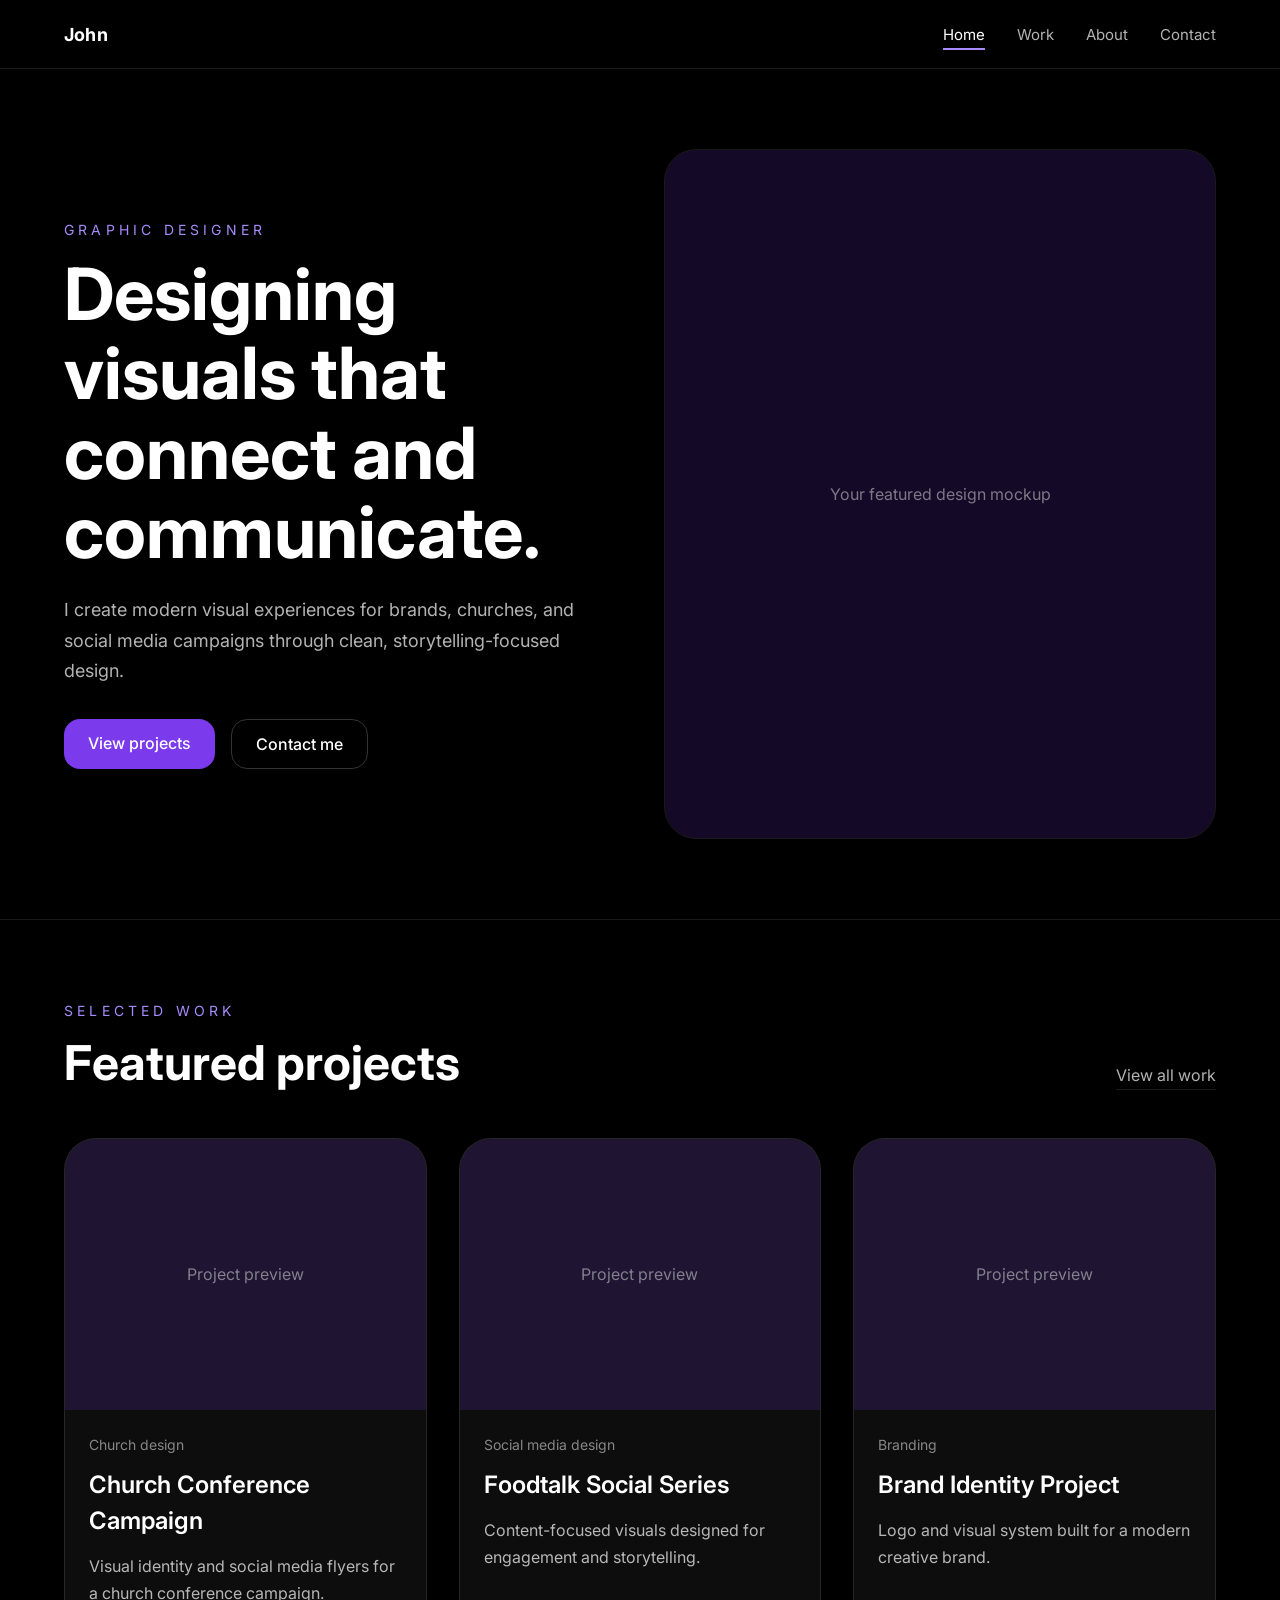
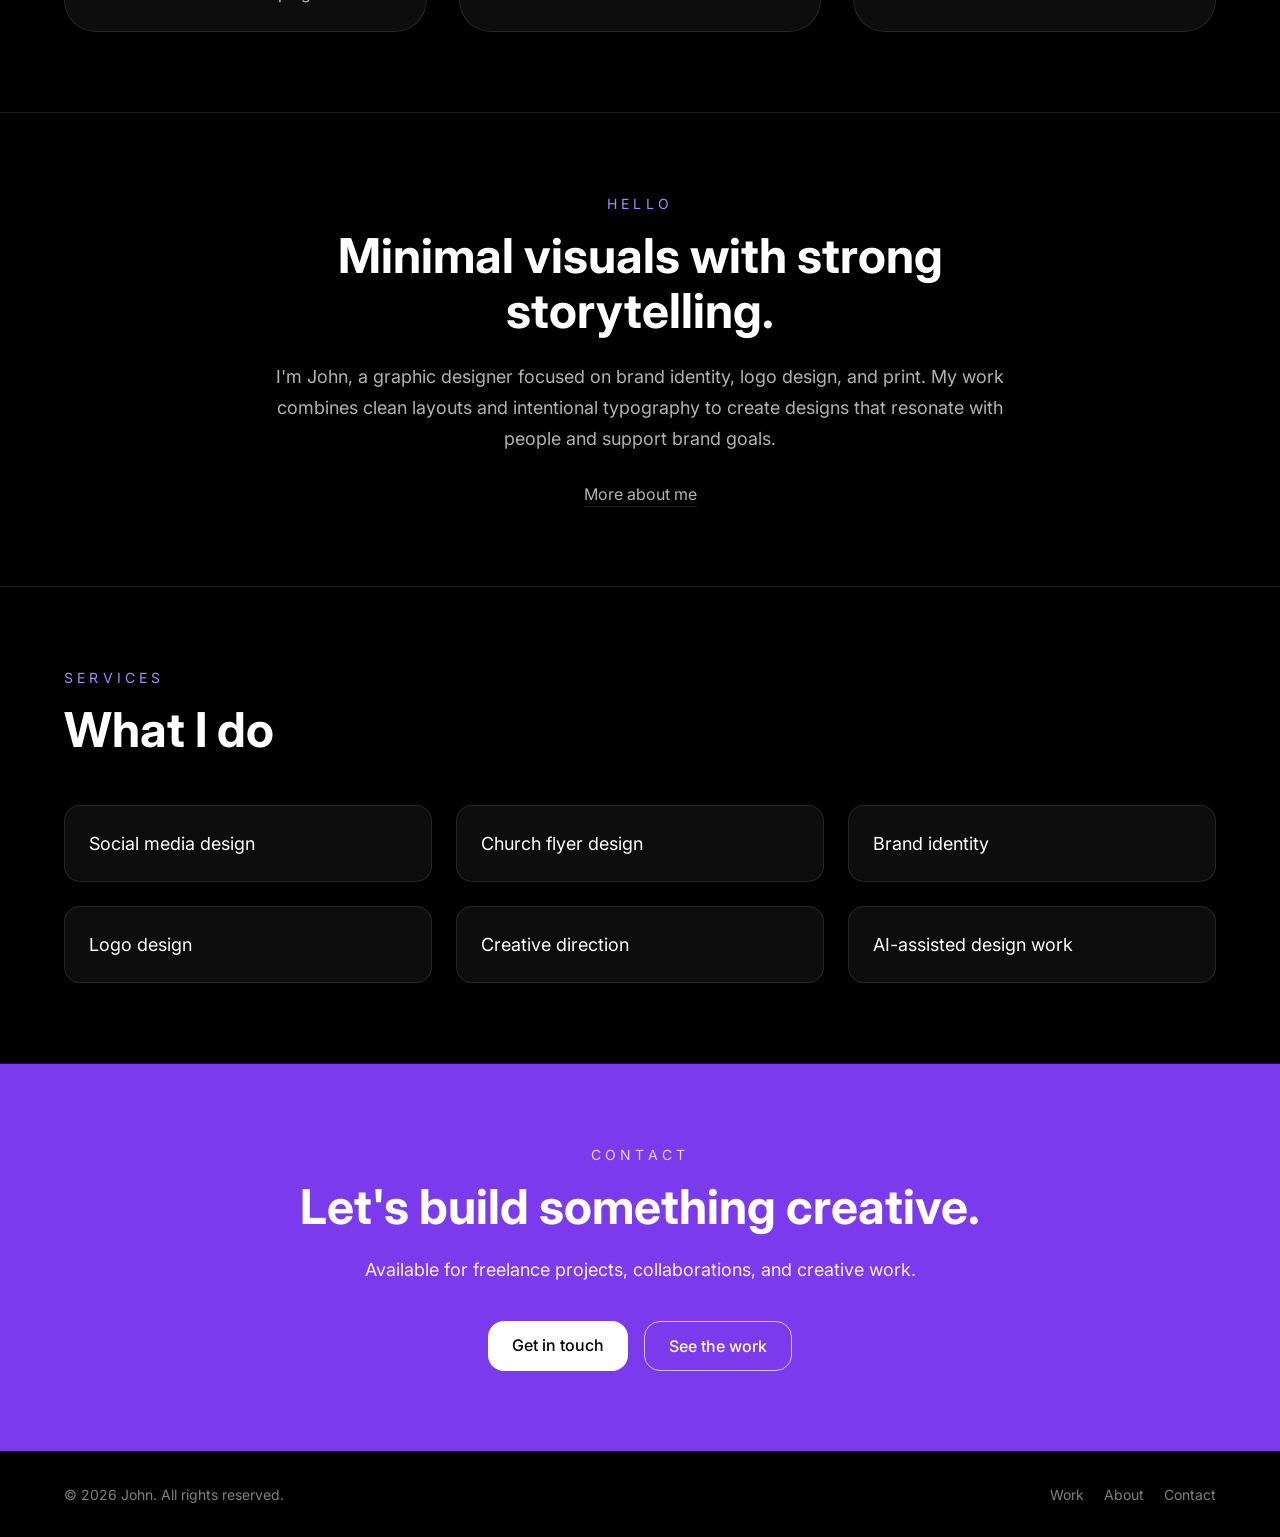
<file: index.html>
<!DOCTYPE html>
<html lang="en">
<head>
<meta charset="UTF-8">
<meta name="viewport" content="width=device-width, initial-scale=1.0">
<title>John — Graphic Designer</title>
<meta name="description" content="Graphic designer creating visuals for brands, churches, and social media campaigns.">
<link rel="preconnect" href="https://fonts.googleapis.com">
<link rel="preconnect" href="https://fonts.gstatic.com" crossorigin>
<link href="https://fonts.googleapis.com/css2?family=Inter:wght@400;500;600;700&display=swap" rel="stylesheet">
<link rel="stylesheet" href="style.css">
</head>
<body>
<header class="site-header">
  <nav class="nav">
    <!-- EDIT: your name or studio name -->
    <a href="index.html" class="brand">John</a>
    <ul class="nav-links" id="navLinks">
      <li><a href="index.html" aria-current="page">Home</a></li>
      <li><a href="work.html">Work</a></li>
      <li><a href="about.html">About</a></li>
      <li><a href="contact.html">Contact</a></li>
    </ul>
    <button class="nav-toggle" id="navToggle" aria-label="Toggle menu" aria-expanded="false"><span></span><span></span><span></span></button>
  </nav>
</header>
<main>

<!-- Hero -->
<section class="hero">
  <div class="inner hero-grid">
    <div>
      <p class="label">Graphic designer</p>
      <!-- EDIT: your headline -->
      <h1>Designing visuals that connect and communicate.</h1>
      <p class="lead">I create modern visual experiences for brands, churches, and social media campaigns through clean, storytelling-focused design.</p>
      <div class="btn-row" style="margin-top:32px;">
        <a href="work.html" class="btn btn--solid">View projects</a>
        <a href="contact.html" class="btn btn--line">Contact me</a>
      </div>
    </div>
    <div class="hero-media media">
      <!-- EDIT: replace with <img src="images/featured.jpg" alt="Featured design"> -->
      <div class="placeholder">Your featured design mockup</div>
    </div>
  </div>
</section>

<!-- Selected work -->
<section>
  <div class="inner">
    <div class="section-head">
      <div>
        <p class="label">Selected work</p>
        <h2>Featured projects</h2>
      </div>
      <a href="work.html" class="text-link">View all work</a>
    </div>
    <div class="grid-3">
      <!-- EDIT: project card — swap the placeholder for <img src="images/church-conference-campaign.jpg" alt="Church Conference Campaign"> -->
      <a class="project" href="case-study-church-conference-campaign.html" data-category="church">
        <div class="media"><div class="placeholder">Project preview</div></div>
        <div class="project-body">
          <p class="project-cat">Church design</p>
          <h3>Church Conference Campaign</h3>
          <p class="desc">Visual identity and social media flyers for a church conference campaign.</p>
        </div>
      </a>

      <!-- EDIT: project card — swap the placeholder for <img src="images/foodtalk-social-series.jpg" alt="Foodtalk Social Series"> -->
      <a class="project" href="case-study-foodtalk-social-series.html" data-category="social">
        <div class="media"><div class="placeholder">Project preview</div></div>
        <div class="project-body">
          <p class="project-cat">Social media design</p>
          <h3>Foodtalk Social Series</h3>
          <p class="desc">Content-focused visuals designed for engagement and storytelling.</p>
        </div>
      </a>

      <!-- EDIT: project card — swap the placeholder for <img src="images/brand-identity-project.jpg" alt="Brand Identity Project"> -->
      <a class="project" href="case-study-brand-identity-project.html" data-category="branding">
        <div class="media"><div class="placeholder">Project preview</div></div>
        <div class="project-body">
          <p class="project-cat">Branding</p>
          <h3>Brand Identity Project</h3>
          <p class="desc">Logo and visual system built for a modern creative brand.</p>
        </div>
      </a>
    </div>
  </div>
</section>

<!-- Short introduction -->
<section>
  <div class="inner--narrow center">
    <p class="label">Hello</p>
    <h2 style="margin-bottom:24px;">Minimal visuals with strong storytelling.</h2>
    <!-- EDIT: your short introduction -->
    <p class="lead" style="margin-bottom:28px;">I'm John, a graphic designer focused on brand identity, logo design, and print. My work combines clean layouts and intentional typography to create designs that resonate with people and support brand goals.</p>
    <a href="about.html" class="text-link">More about me</a>
  </div>
</section>

<!-- Services -->
<section>
  <div class="inner">
    <p class="label">Services</p>
    <h2 style="margin-bottom:48px;">What I do</h2>
    <div class="grid-services">
      <!-- EDIT: your services -->
      <div class="service">Social media design</div>
      <div class="service">Church flyer design</div>
      <div class="service">Brand identity</div>
      <div class="service">Logo design</div>
      <div class="service">Creative direction</div>
      <div class="service">AI-assisted design work</div>
    </div>
  </div>
</section>

<!-- Call to action -->
<section class="cta last">
  <div class="inner--narrow center">
    <p class="label">Contact</p>
    <h2>Let's build something creative.</h2>
    <p class="lead">Available for freelance projects, collaborations, and creative work.</p>
    <div class="btn-row">
      <a href="contact.html" class="btn btn--solid">Get in touch</a>
      <a href="work.html" class="btn btn--line">See the work</a>
    </div>
  </div>
</section>
</main>
<footer>
  <div class="footer-inner">
    <span>© 2026 John. All rights reserved.</span>
    <div class="footer-links">
      <a href="work.html">Work</a>
      <a href="about.html">About</a>
      <a href="contact.html">Contact</a>
    </div>
  </div>
</footer>
<script src="script.js"></script>
</body>
</html>
</file>
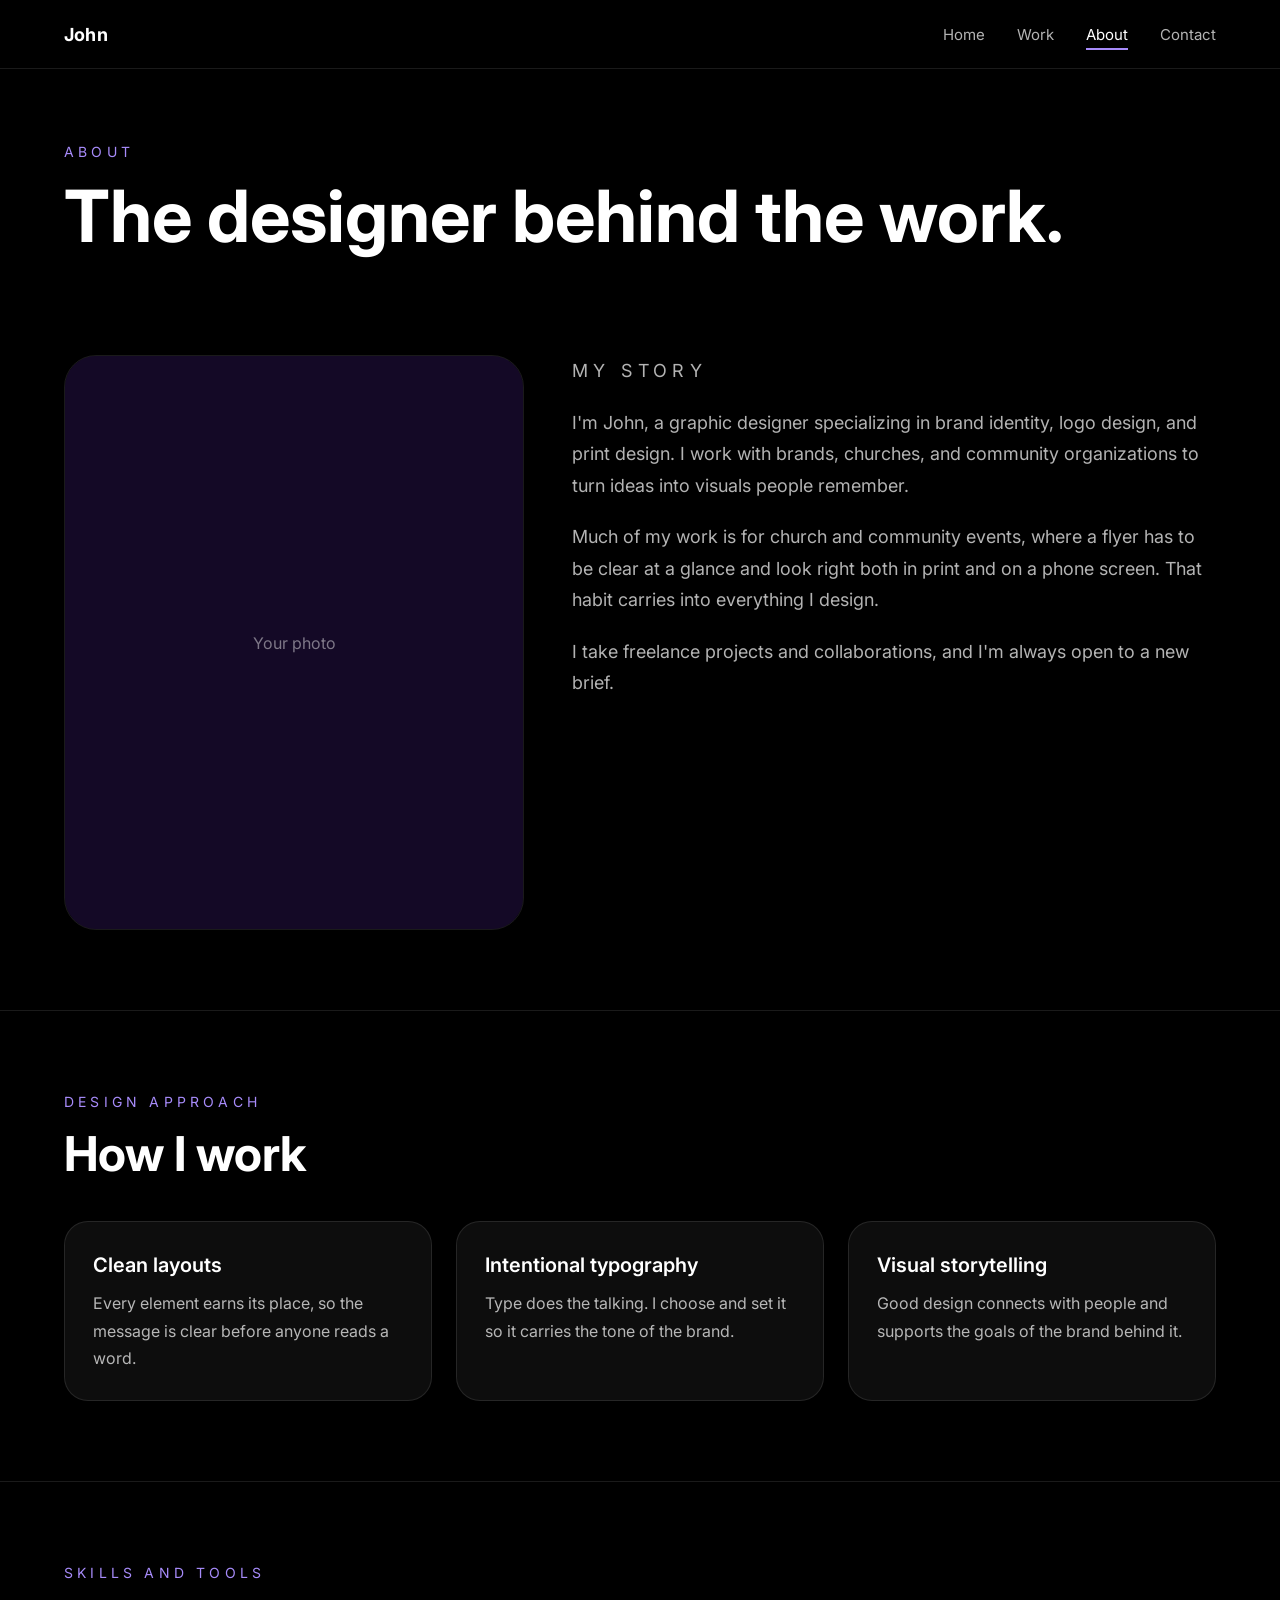
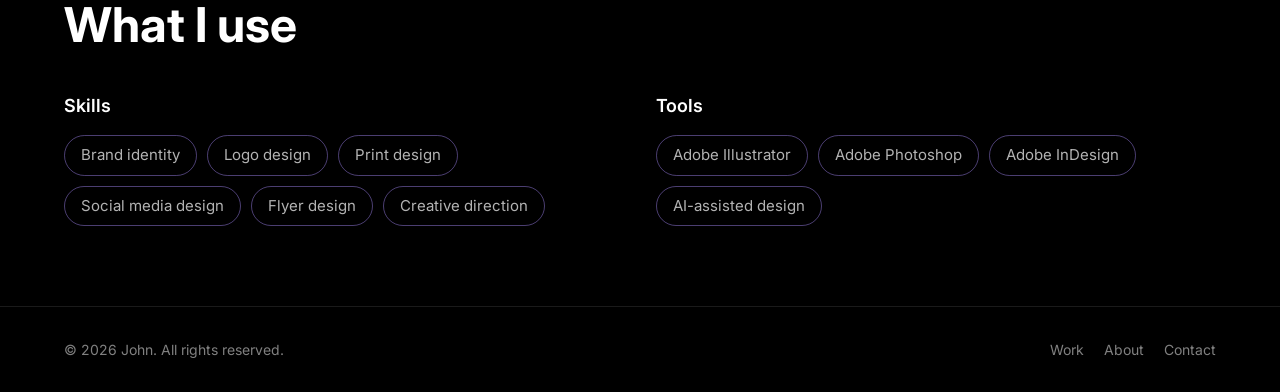
<file: about.html>
<!DOCTYPE html>
<html lang="en">
<head>
<meta charset="UTF-8">
<meta name="viewport" content="width=device-width, initial-scale=1.0">
<title>About — John</title>
<meta name="description" content="About John, a graphic designer focused on brand identity, logo design, and print.">
<link rel="preconnect" href="https://fonts.googleapis.com">
<link rel="preconnect" href="https://fonts.gstatic.com" crossorigin>
<link href="https://fonts.googleapis.com/css2?family=Inter:wght@400;500;600;700&display=swap" rel="stylesheet">
<link rel="stylesheet" href="style.css">
</head>
<body>
<header class="site-header">
  <nav class="nav">
    <!-- EDIT: your name or studio name -->
    <a href="index.html" class="brand">John</a>
    <ul class="nav-links" id="navLinks">
      <li><a href="index.html">Home</a></li>
      <li><a href="work.html">Work</a></li>
      <li><a href="about.html" aria-current="page">About</a></li>
      <li><a href="contact.html">Contact</a></li>
    </ul>
    <button class="nav-toggle" id="navToggle" aria-label="Toggle menu" aria-expanded="false"><span></span><span></span><span></span></button>
  </nav>
</header>
<main>

<section class="page-head" style="border-bottom:none;">
  <div class="inner">
    <p class="label">About</p>
    <h1>The designer behind the work.</h1>
  </div>
</section>

<!-- Your story -->
<section style="padding-top:24px;">
  <div class="inner about-grid">
    <div class="portrait media">
      <!-- EDIT: replace with <img src="images/john.jpg" alt="John"> -->
      <div class="placeholder">Your photo</div>
    </div>
    <div class="prose">
      <p class="label">My story</p>
      <!-- EDIT: tell your story in your own words -->
      <p>I'm John, a graphic designer specializing in brand identity, logo design, and print design. I work with brands, churches, and community organizations to turn ideas into visuals people remember.</p>
      <p>Much of my work is for church and community events, where a flyer has to be clear at a glance and look right both in print and on a phone screen. That habit carries into everything I design.</p>
      <p>I take freelance projects and collaborations, and I'm always open to a new brief.</p>
    </div>
  </div>
</section>

<!-- Design approach -->
<section>
  <div class="inner">
    <p class="label">Design approach</p>
    <h2 style="margin-bottom:40px;">How I work</h2>
    <div class="principles">
      <!-- EDIT: your principles -->
      <div class="principle"><h3>Clean layouts</h3><p>Every element earns its place, so the message is clear before anyone reads a word.</p></div>
      <div class="principle"><h3>Intentional typography</h3><p>Type does the talking. I choose and set it so it carries the tone of the brand.</p></div>
      <div class="principle"><h3>Visual storytelling</h3><p>Good design connects with people and supports the goals of the brand behind it.</p></div>
    </div>
  </div>
</section>

<!-- Skills and tools -->
<section class="last">
  <div class="inner">
    <p class="label">Skills and tools</p>
    <h2 style="margin-bottom:40px;">What I use</h2>
    <div class="skill-groups">
      <div>
        <h3>Skills</h3>
        <div class="tags">
          <!-- EDIT: your skills -->
          <span class="tag">Brand identity</span>
          <span class="tag">Logo design</span>
          <span class="tag">Print design</span>
          <span class="tag">Social media design</span>
          <span class="tag">Flyer design</span>
          <span class="tag">Creative direction</span>
        </div>
      </div>
      <div>
        <h3>Tools</h3>
        <div class="tags">
          <!-- EDIT: the tools you actually use -->
          <span class="tag">Adobe Illustrator</span>
          <span class="tag">Adobe Photoshop</span>
          <span class="tag">Adobe InDesign</span>
          <span class="tag">AI-assisted design</span>
        </div>
      </div>
    </div>
  </div>
</section>
</main>
<footer>
  <div class="footer-inner">
    <span>© 2026 John. All rights reserved.</span>
    <div class="footer-links">
      <a href="work.html">Work</a>
      <a href="about.html">About</a>
      <a href="contact.html">Contact</a>
    </div>
  </div>
</footer>
<script src="script.js"></script>
</body>
</html>
</file>
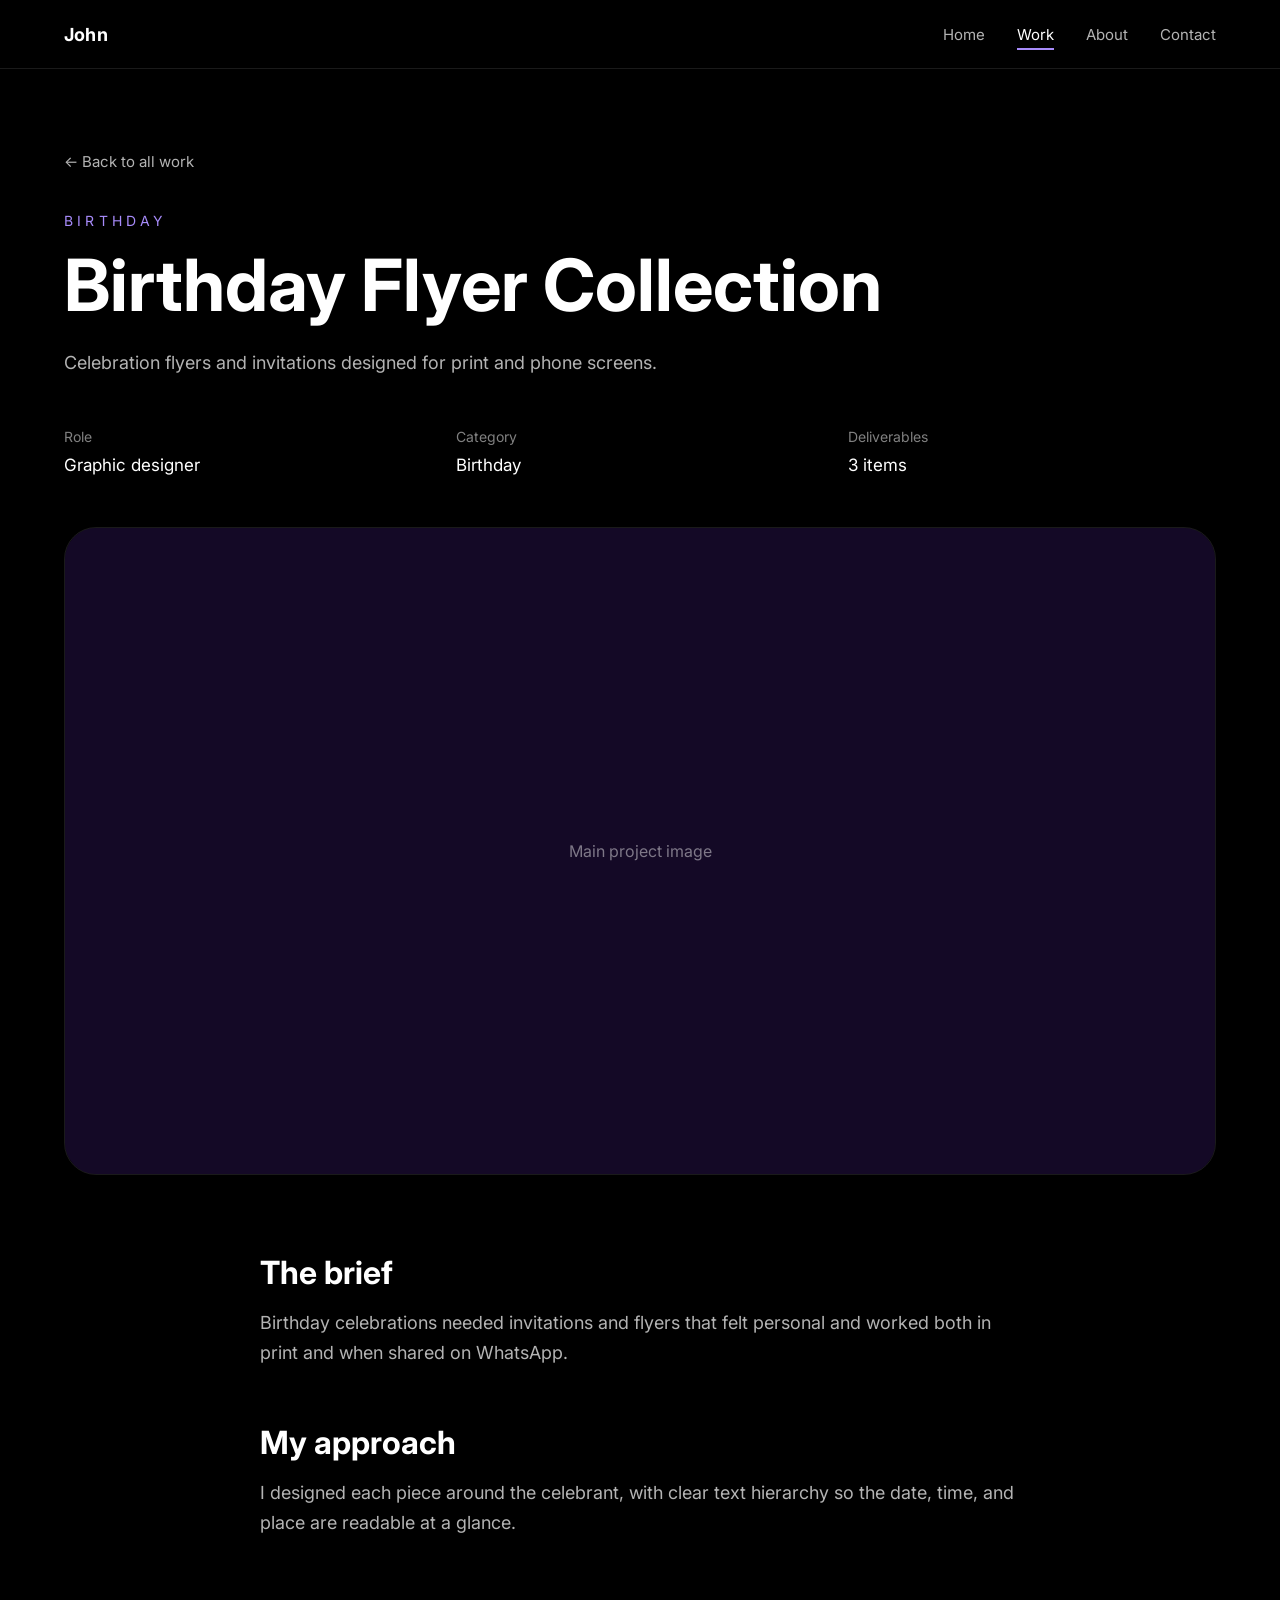
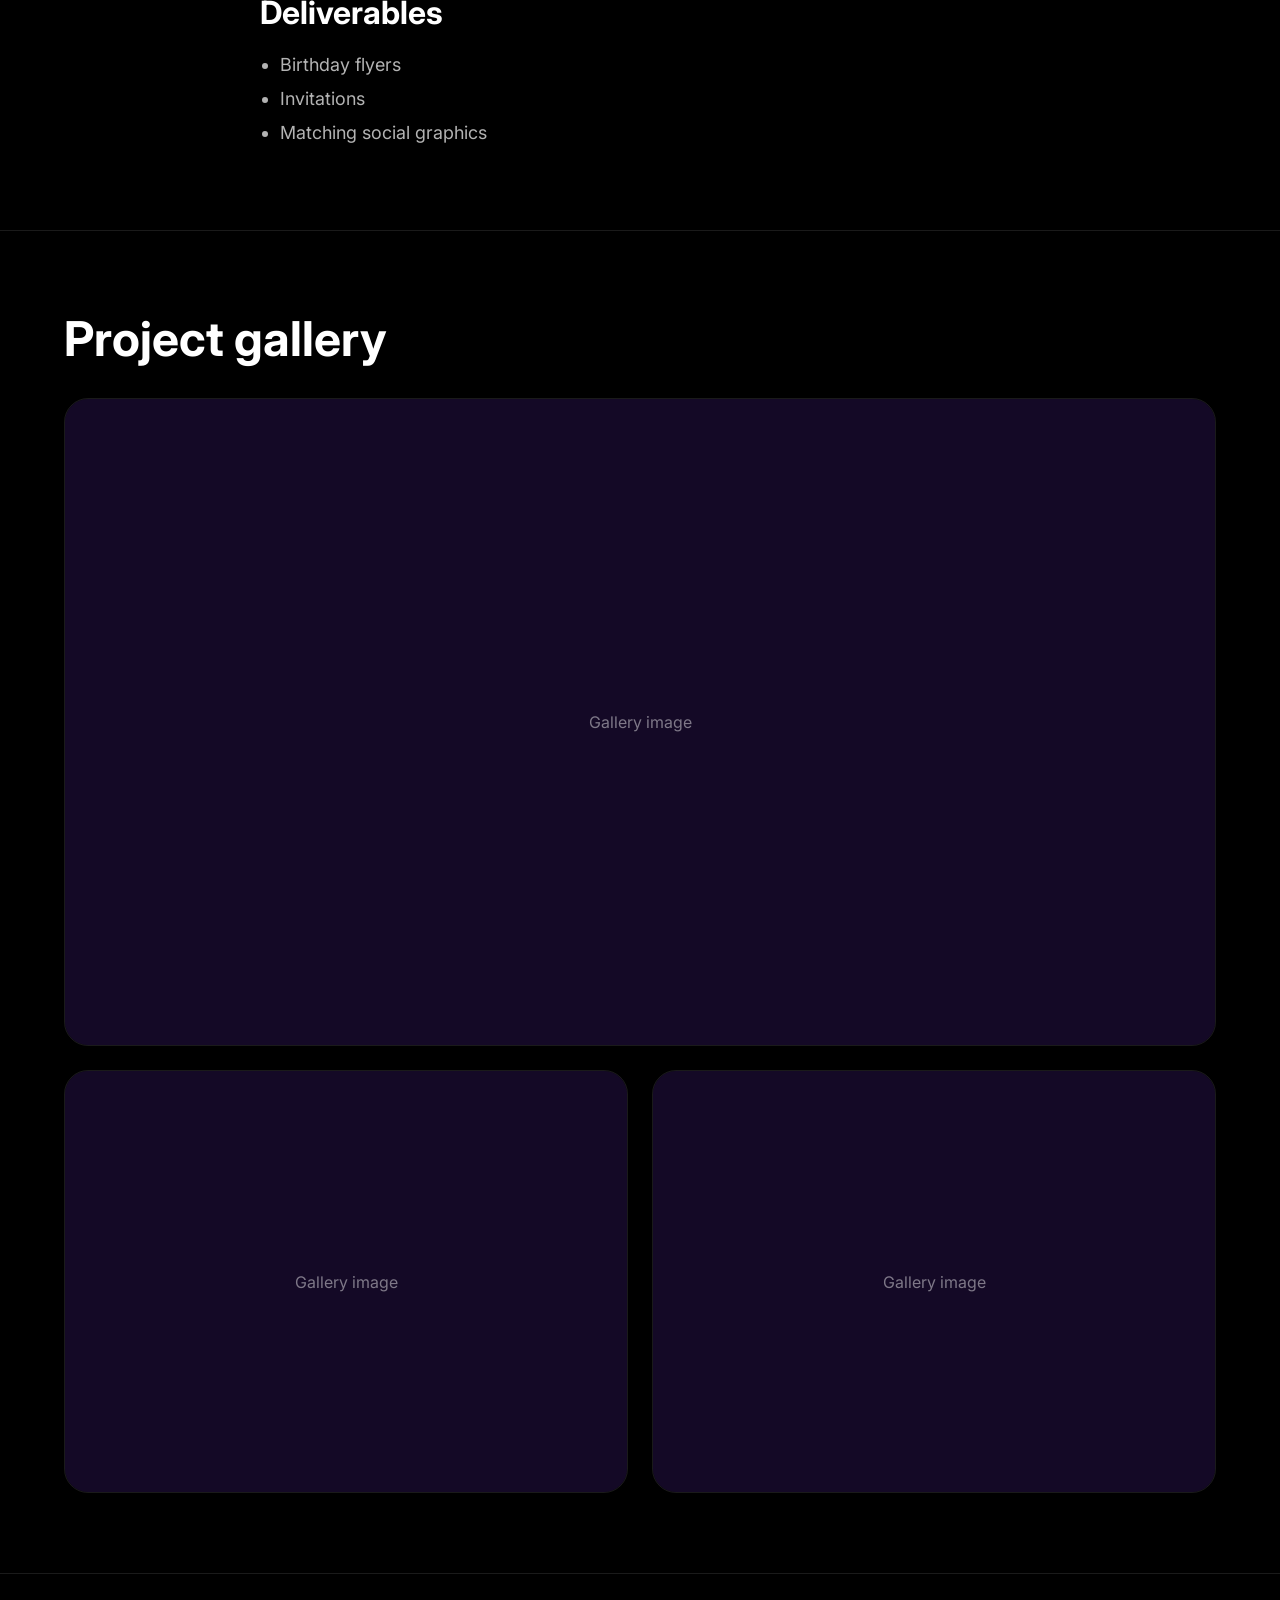
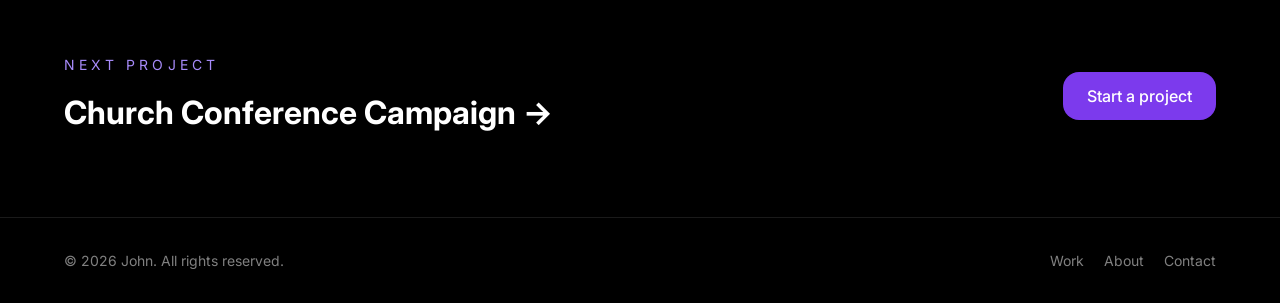
<file: case-study-birthday-flyer-collection.html>
<!DOCTYPE html>
<html lang="en">
<head>
<meta charset="UTF-8">
<meta name="viewport" content="width=device-width, initial-scale=1.0">
<title>Birthday Flyer Collection — John</title>
<meta name="description" content="Celebration flyers and invitations designed for print and phone screens.">
<link rel="preconnect" href="https://fonts.googleapis.com">
<link rel="preconnect" href="https://fonts.gstatic.com" crossorigin>
<link href="https://fonts.googleapis.com/css2?family=Inter:wght@400;500;600;700&display=swap" rel="stylesheet">
<link rel="stylesheet" href="style.css">
</head>
<body>
<header class="site-header">
  <nav class="nav">
    <!-- EDIT: your name or studio name -->
    <a href="index.html" class="brand">John</a>
    <ul class="nav-links" id="navLinks">
      <li><a href="index.html">Home</a></li>
      <li><a href="work.html" aria-current="page">Work</a></li>
      <li><a href="about.html">About</a></li>
      <li><a href="contact.html">Contact</a></li>
    </ul>
    <button class="nav-toggle" id="navToggle" aria-label="Toggle menu" aria-expanded="false"><span></span><span></span><span></span></button>
  </nav>
</header>
<main>

<section style="border-bottom:none;padding-bottom:0;">
  <div class="inner">
    <a href="work.html" class="back">&larr; Back to all work</a>
    <p class="label">Birthday</p>
    <h1>Birthday Flyer Collection</h1>
    <p class="lead" style="max-width:40rem;">Celebration flyers and invitations designed for print and phone screens.</p>

    <!-- EDIT: add details like Client or Year by copying a <div><dt>…</dt><dd>…</dd></div> block -->
    <dl class="meta">
      <div><dt>Role</dt><dd>Graphic designer</dd></div>
      <div><dt>Category</dt><dd>Birthday</dd></div>
      <div><dt>Deliverables</dt><dd>3 items</dd></div>
    </dl>

    <div class="cs-hero media">
      <!-- EDIT: replace with <img src="images/birthday-flyer-collection-main.jpg" alt="Birthday Flyer Collection"> -->
      <div class="placeholder">Main project image</div>
    </div>
  </div>
</section>

<section>
  <div class="inner--narrow cs-body">
    <!-- EDIT: rewrite these sections in your own words -->
    <div>
      <h2>The brief</h2>
      <p class="lead">Birthday celebrations needed invitations and flyers that felt personal and worked both in print and when shared on WhatsApp.</p>
    </div>
    <div>
      <h2>My approach</h2>
      <p class="lead">I designed each piece around the celebrant, with clear text hierarchy so the date, time, and place are readable at a glance.</p>
    </div>
    <div>
      <h2>Deliverables</h2>
      <ul><li>Birthday flyers</li><li>Invitations</li><li>Matching social graphics</li></ul>
    </div>
  </div>
</section>

<section>
  <div class="inner">
    <h2 style="margin-bottom:32px;">Project gallery</h2>
    <div class="gallery">
      <!-- EDIT: replace each placeholder with <img src="images/…" alt="…">; copy a block to add more -->
      <div class="media wide"><div class="placeholder">Gallery image</div></div>
      <div class="media"><div class="placeholder">Gallery image</div></div>
      <div class="media"><div class="placeholder">Gallery image</div></div>
    </div>
  </div>
</section>

<section class="last">
  <div class="inner next">
    <div>
      <p class="label">Next project</p>
      <a href="case-study-church-conference-campaign.html" class="next-title">Church Conference Campaign &rarr;</a>
    </div>
    <a href="contact.html" class="btn btn--solid">Start a project</a>
  </div>
</section>
</main>
<footer>
  <div class="footer-inner">
    <span>© 2026 John. All rights reserved.</span>
    <div class="footer-links">
      <a href="work.html">Work</a>
      <a href="about.html">About</a>
      <a href="contact.html">Contact</a>
    </div>
  </div>
</footer>
<script src="script.js"></script>
</body>
</html>
</file>
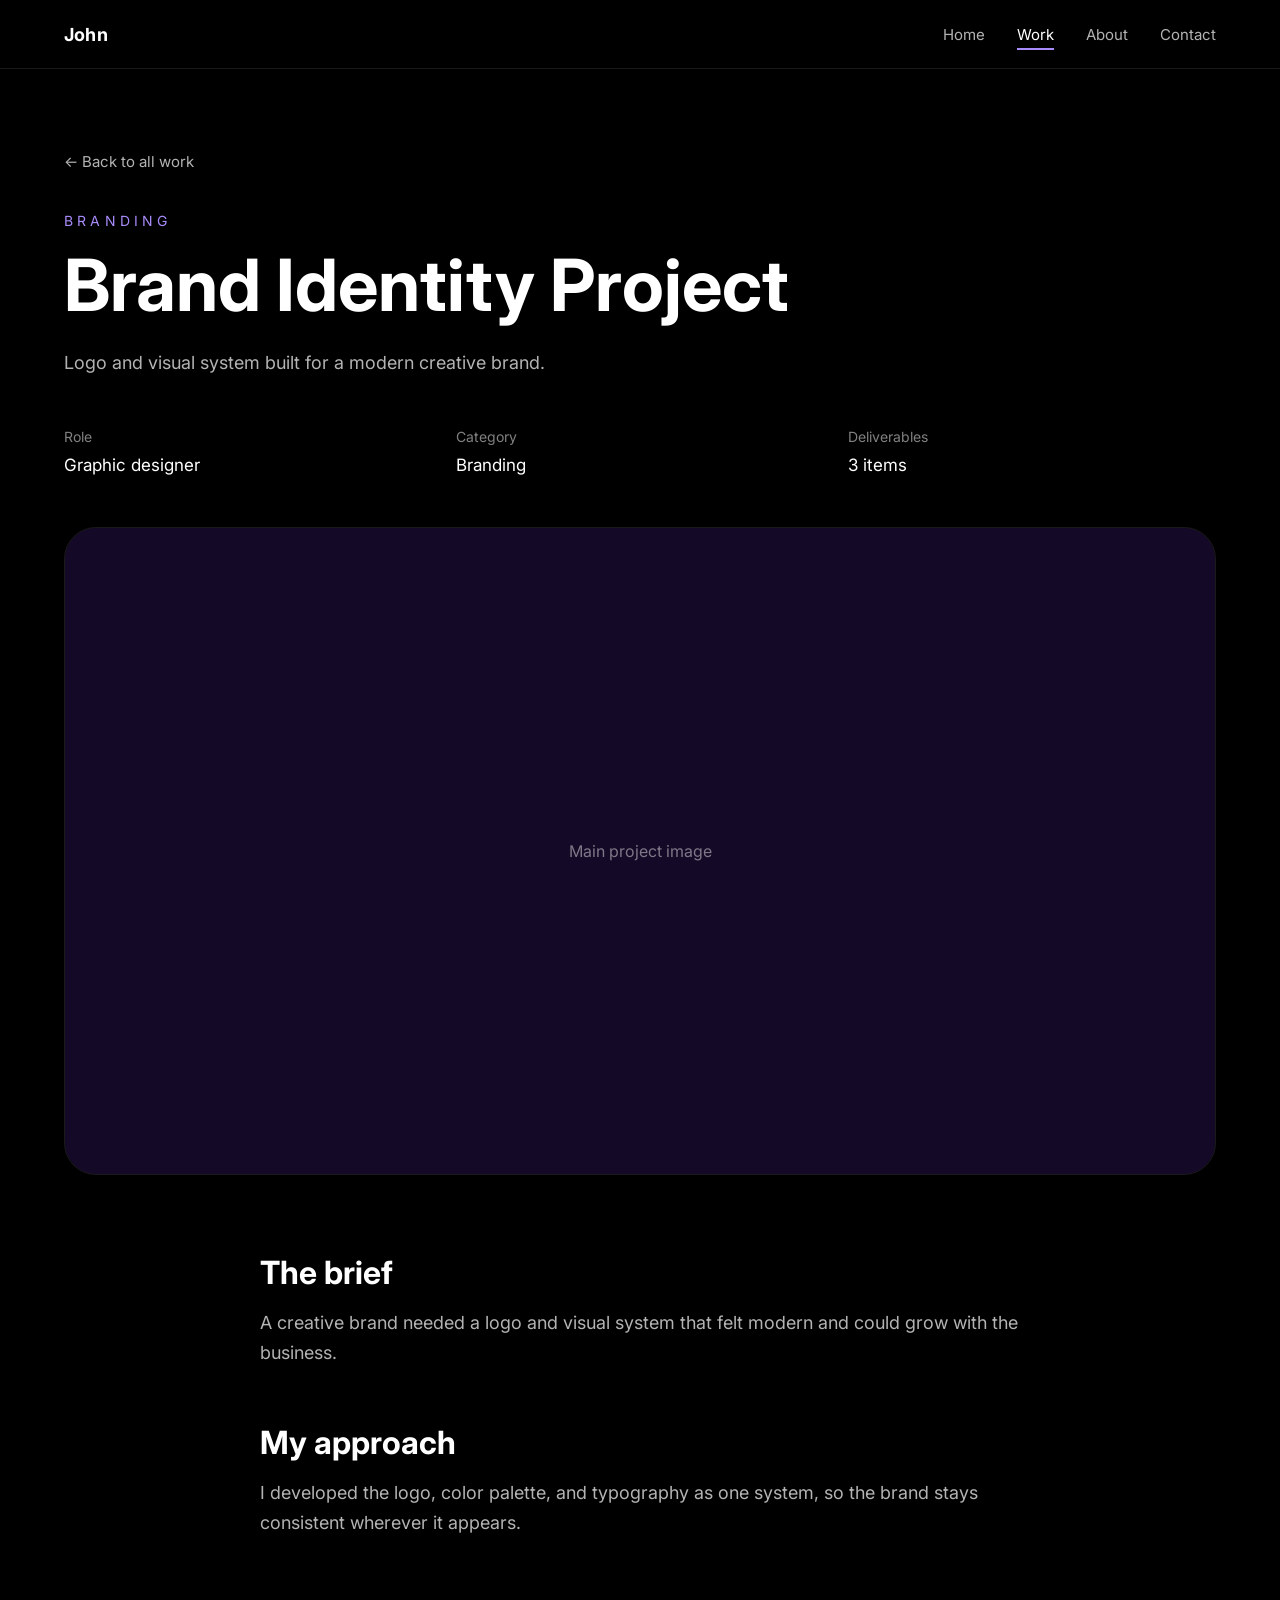
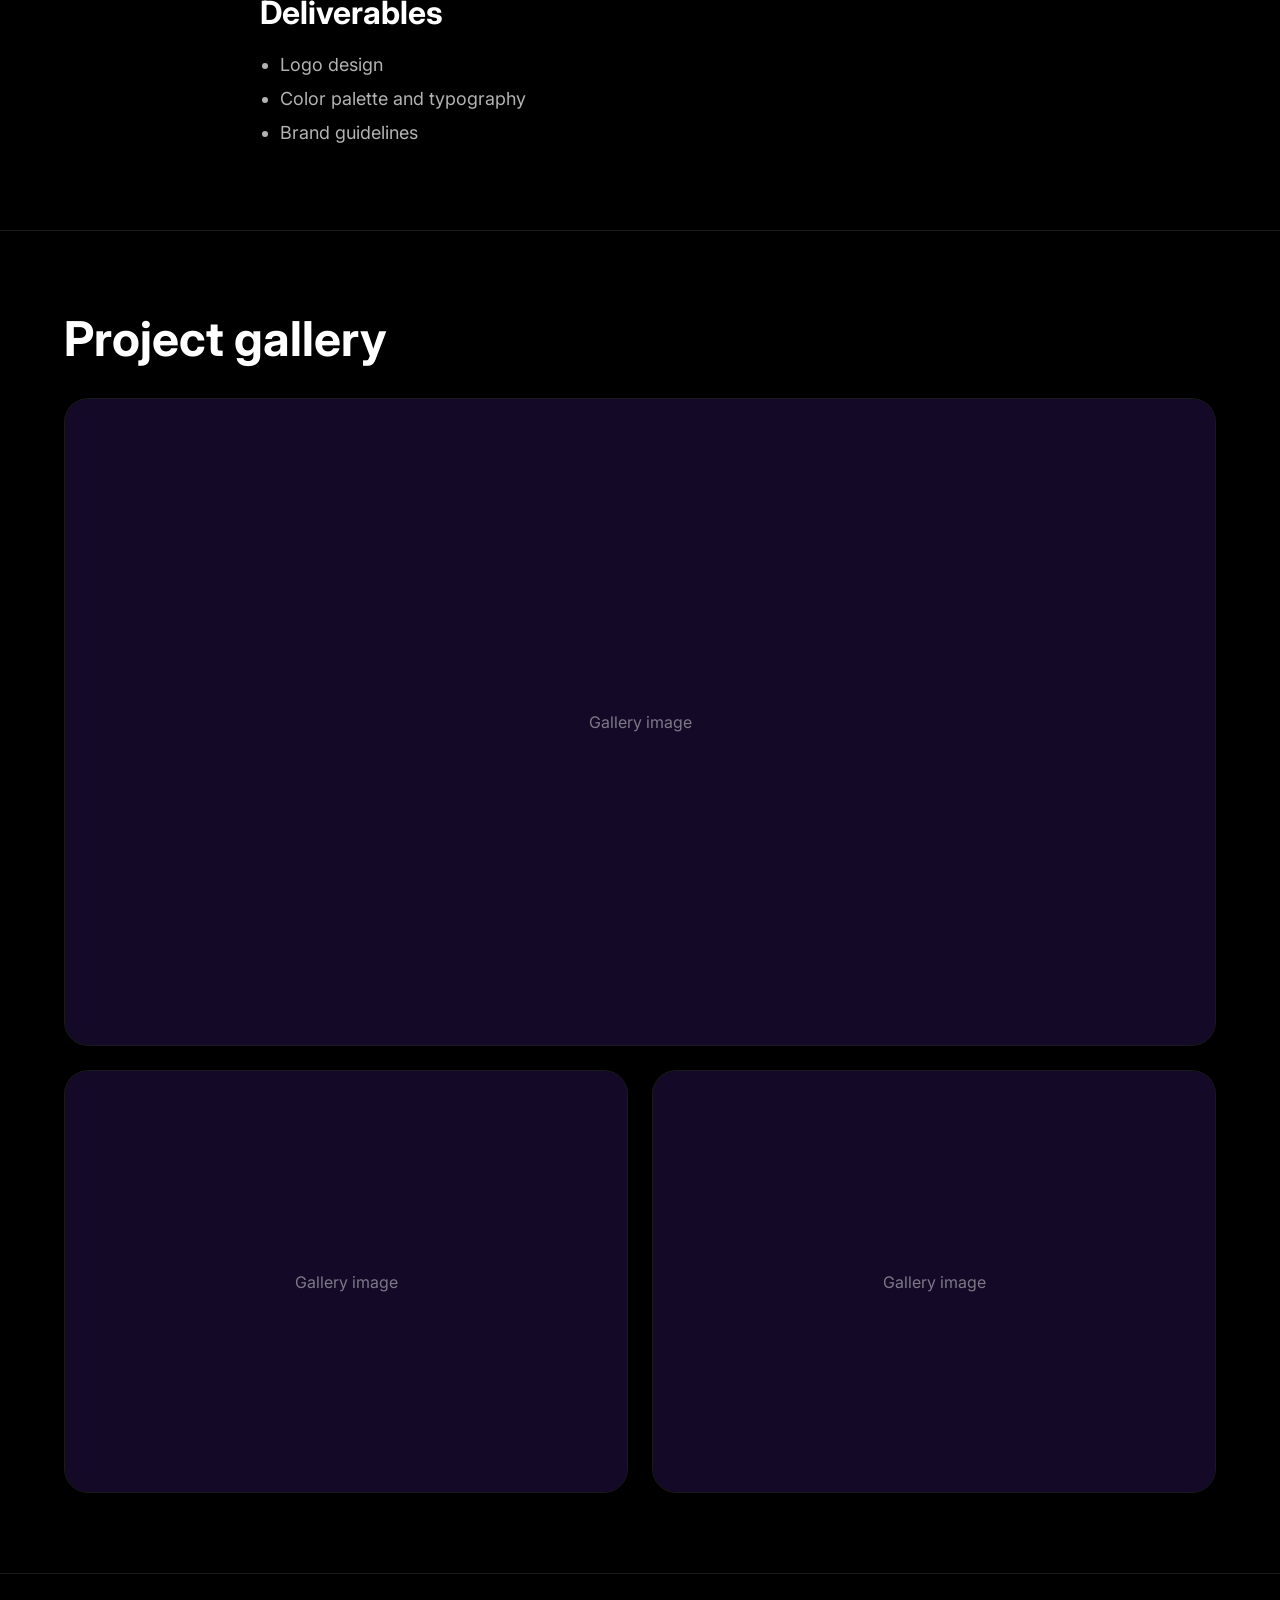
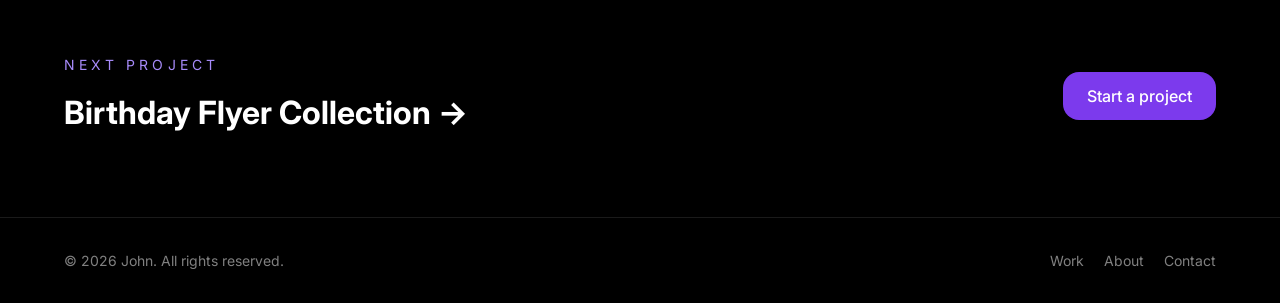
<file: case-study-brand-identity-project.html>
<!DOCTYPE html>
<html lang="en">
<head>
<meta charset="UTF-8">
<meta name="viewport" content="width=device-width, initial-scale=1.0">
<title>Brand Identity Project — John</title>
<meta name="description" content="Logo and visual system built for a modern creative brand.">
<link rel="preconnect" href="https://fonts.googleapis.com">
<link rel="preconnect" href="https://fonts.gstatic.com" crossorigin>
<link href="https://fonts.googleapis.com/css2?family=Inter:wght@400;500;600;700&display=swap" rel="stylesheet">
<link rel="stylesheet" href="style.css">
</head>
<body>
<header class="site-header">
  <nav class="nav">
    <!-- EDIT: your name or studio name -->
    <a href="index.html" class="brand">John</a>
    <ul class="nav-links" id="navLinks">
      <li><a href="index.html">Home</a></li>
      <li><a href="work.html" aria-current="page">Work</a></li>
      <li><a href="about.html">About</a></li>
      <li><a href="contact.html">Contact</a></li>
    </ul>
    <button class="nav-toggle" id="navToggle" aria-label="Toggle menu" aria-expanded="false"><span></span><span></span><span></span></button>
  </nav>
</header>
<main>

<section style="border-bottom:none;padding-bottom:0;">
  <div class="inner">
    <a href="work.html" class="back">&larr; Back to all work</a>
    <p class="label">Branding</p>
    <h1>Brand Identity Project</h1>
    <p class="lead" style="max-width:40rem;">Logo and visual system built for a modern creative brand.</p>

    <!-- EDIT: add details like Client or Year by copying a <div><dt>…</dt><dd>…</dd></div> block -->
    <dl class="meta">
      <div><dt>Role</dt><dd>Graphic designer</dd></div>
      <div><dt>Category</dt><dd>Branding</dd></div>
      <div><dt>Deliverables</dt><dd>3 items</dd></div>
    </dl>

    <div class="cs-hero media">
      <!-- EDIT: replace with <img src="images/brand-identity-project-main.jpg" alt="Brand Identity Project"> -->
      <div class="placeholder">Main project image</div>
    </div>
  </div>
</section>

<section>
  <div class="inner--narrow cs-body">
    <!-- EDIT: rewrite these sections in your own words -->
    <div>
      <h2>The brief</h2>
      <p class="lead">A creative brand needed a logo and visual system that felt modern and could grow with the business.</p>
    </div>
    <div>
      <h2>My approach</h2>
      <p class="lead">I developed the logo, color palette, and typography as one system, so the brand stays consistent wherever it appears.</p>
    </div>
    <div>
      <h2>Deliverables</h2>
      <ul><li>Logo design</li><li>Color palette and typography</li><li>Brand guidelines</li></ul>
    </div>
  </div>
</section>

<section>
  <div class="inner">
    <h2 style="margin-bottom:32px;">Project gallery</h2>
    <div class="gallery">
      <!-- EDIT: replace each placeholder with <img src="images/…" alt="…">; copy a block to add more -->
      <div class="media wide"><div class="placeholder">Gallery image</div></div>
      <div class="media"><div class="placeholder">Gallery image</div></div>
      <div class="media"><div class="placeholder">Gallery image</div></div>
    </div>
  </div>
</section>

<section class="last">
  <div class="inner next">
    <div>
      <p class="label">Next project</p>
      <a href="case-study-birthday-flyer-collection.html" class="next-title">Birthday Flyer Collection &rarr;</a>
    </div>
    <a href="contact.html" class="btn btn--solid">Start a project</a>
  </div>
</section>
</main>
<footer>
  <div class="footer-inner">
    <span>© 2026 John. All rights reserved.</span>
    <div class="footer-links">
      <a href="work.html">Work</a>
      <a href="about.html">About</a>
      <a href="contact.html">Contact</a>
    </div>
  </div>
</footer>
<script src="script.js"></script>
</body>
</html>
</file>
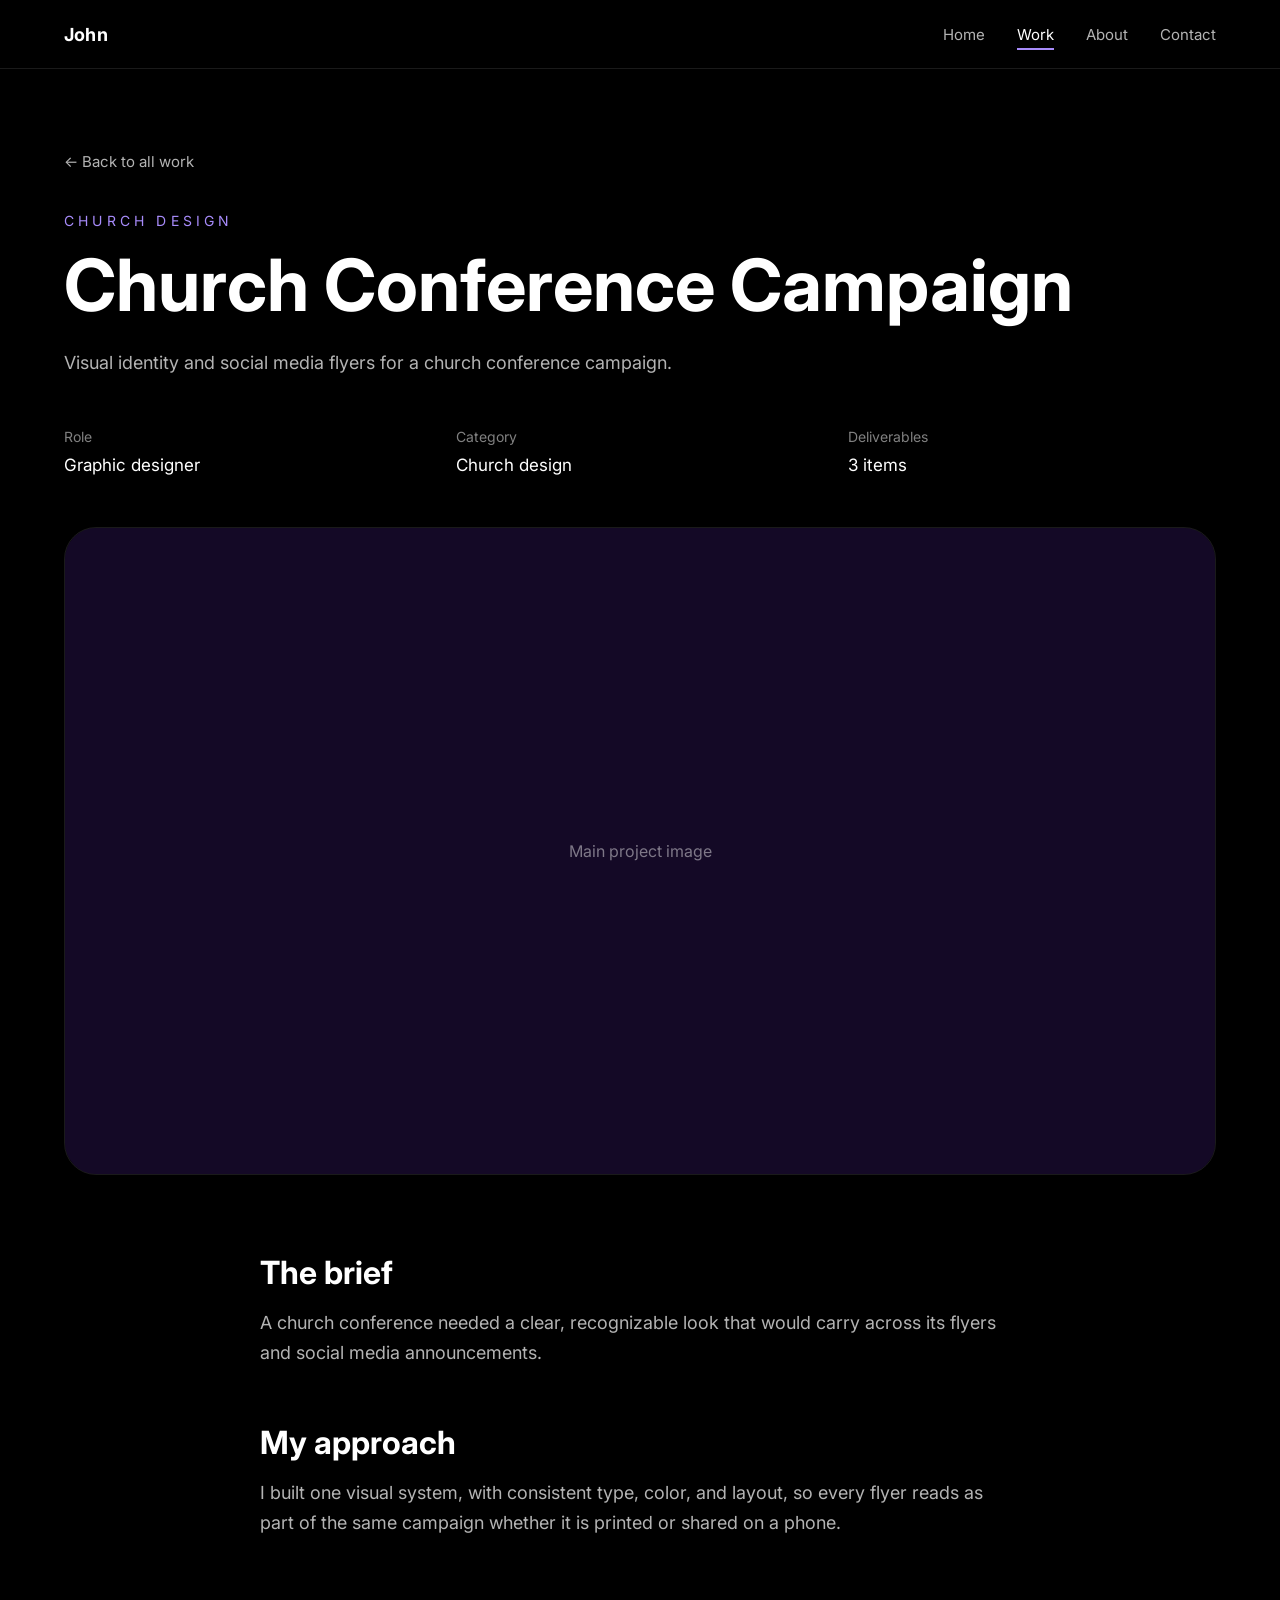
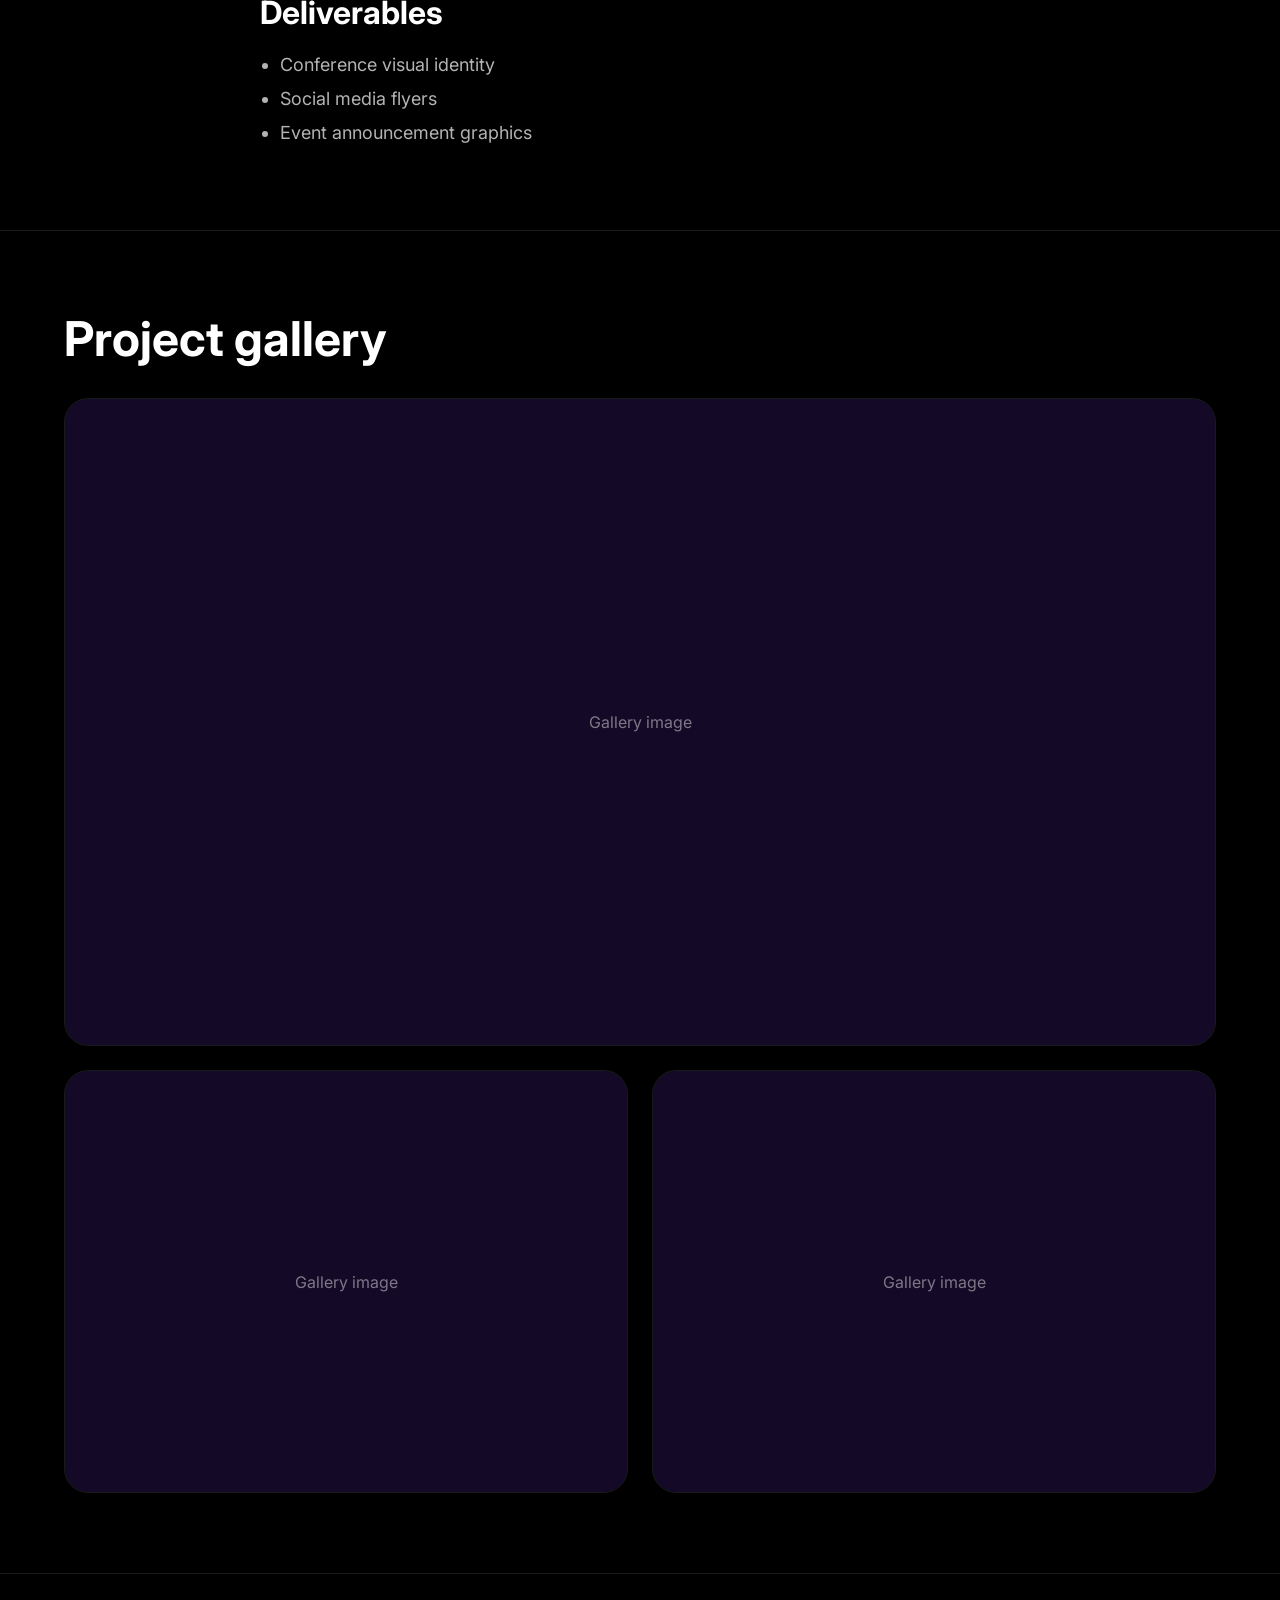
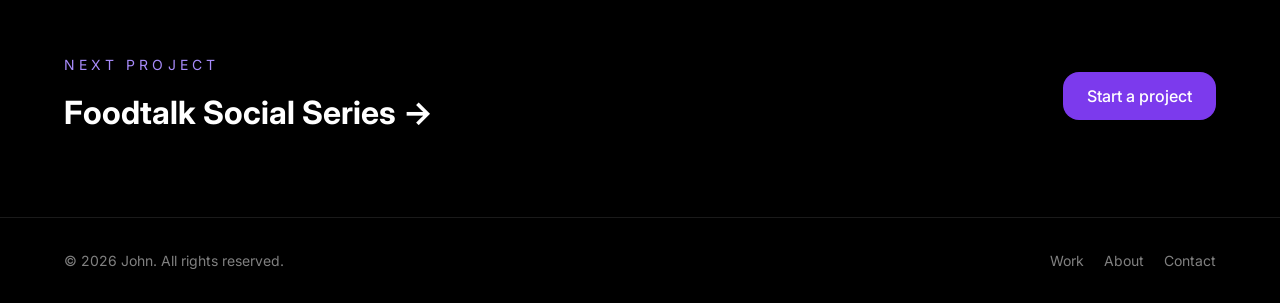
<file: case-study-church-conference-campaign.html>
<!DOCTYPE html>
<html lang="en">
<head>
<meta charset="UTF-8">
<meta name="viewport" content="width=device-width, initial-scale=1.0">
<title>Church Conference Campaign — John</title>
<meta name="description" content="Visual identity and social media flyers for a church conference campaign.">
<link rel="preconnect" href="https://fonts.googleapis.com">
<link rel="preconnect" href="https://fonts.gstatic.com" crossorigin>
<link href="https://fonts.googleapis.com/css2?family=Inter:wght@400;500;600;700&display=swap" rel="stylesheet">
<link rel="stylesheet" href="style.css">
</head>
<body>
<header class="site-header">
  <nav class="nav">
    <!-- EDIT: your name or studio name -->
    <a href="index.html" class="brand">John</a>
    <ul class="nav-links" id="navLinks">
      <li><a href="index.html">Home</a></li>
      <li><a href="work.html" aria-current="page">Work</a></li>
      <li><a href="about.html">About</a></li>
      <li><a href="contact.html">Contact</a></li>
    </ul>
    <button class="nav-toggle" id="navToggle" aria-label="Toggle menu" aria-expanded="false"><span></span><span></span><span></span></button>
  </nav>
</header>
<main>

<section style="border-bottom:none;padding-bottom:0;">
  <div class="inner">
    <a href="work.html" class="back">&larr; Back to all work</a>
    <p class="label">Church design</p>
    <h1>Church Conference Campaign</h1>
    <p class="lead" style="max-width:40rem;">Visual identity and social media flyers for a church conference campaign.</p>

    <!-- EDIT: add details like Client or Year by copying a <div><dt>…</dt><dd>…</dd></div> block -->
    <dl class="meta">
      <div><dt>Role</dt><dd>Graphic designer</dd></div>
      <div><dt>Category</dt><dd>Church design</dd></div>
      <div><dt>Deliverables</dt><dd>3 items</dd></div>
    </dl>

    <div class="cs-hero media">
      <!-- EDIT: replace with <img src="images/church-conference-campaign-main.jpg" alt="Church Conference Campaign"> -->
      <div class="placeholder">Main project image</div>
    </div>
  </div>
</section>

<section>
  <div class="inner--narrow cs-body">
    <!-- EDIT: rewrite these sections in your own words -->
    <div>
      <h2>The brief</h2>
      <p class="lead">A church conference needed a clear, recognizable look that would carry across its flyers and social media announcements.</p>
    </div>
    <div>
      <h2>My approach</h2>
      <p class="lead">I built one visual system, with consistent type, color, and layout, so every flyer reads as part of the same campaign whether it is printed or shared on a phone.</p>
    </div>
    <div>
      <h2>Deliverables</h2>
      <ul><li>Conference visual identity</li><li>Social media flyers</li><li>Event announcement graphics</li></ul>
    </div>
  </div>
</section>

<section>
  <div class="inner">
    <h2 style="margin-bottom:32px;">Project gallery</h2>
    <div class="gallery">
      <!-- EDIT: replace each placeholder with <img src="images/…" alt="…">; copy a block to add more -->
      <div class="media wide"><div class="placeholder">Gallery image</div></div>
      <div class="media"><div class="placeholder">Gallery image</div></div>
      <div class="media"><div class="placeholder">Gallery image</div></div>
    </div>
  </div>
</section>

<section class="last">
  <div class="inner next">
    <div>
      <p class="label">Next project</p>
      <a href="case-study-foodtalk-social-series.html" class="next-title">Foodtalk Social Series &rarr;</a>
    </div>
    <a href="contact.html" class="btn btn--solid">Start a project</a>
  </div>
</section>
</main>
<footer>
  <div class="footer-inner">
    <span>© 2026 John. All rights reserved.</span>
    <div class="footer-links">
      <a href="work.html">Work</a>
      <a href="about.html">About</a>
      <a href="contact.html">Contact</a>
    </div>
  </div>
</footer>
<script src="script.js"></script>
</body>
</html>
</file>
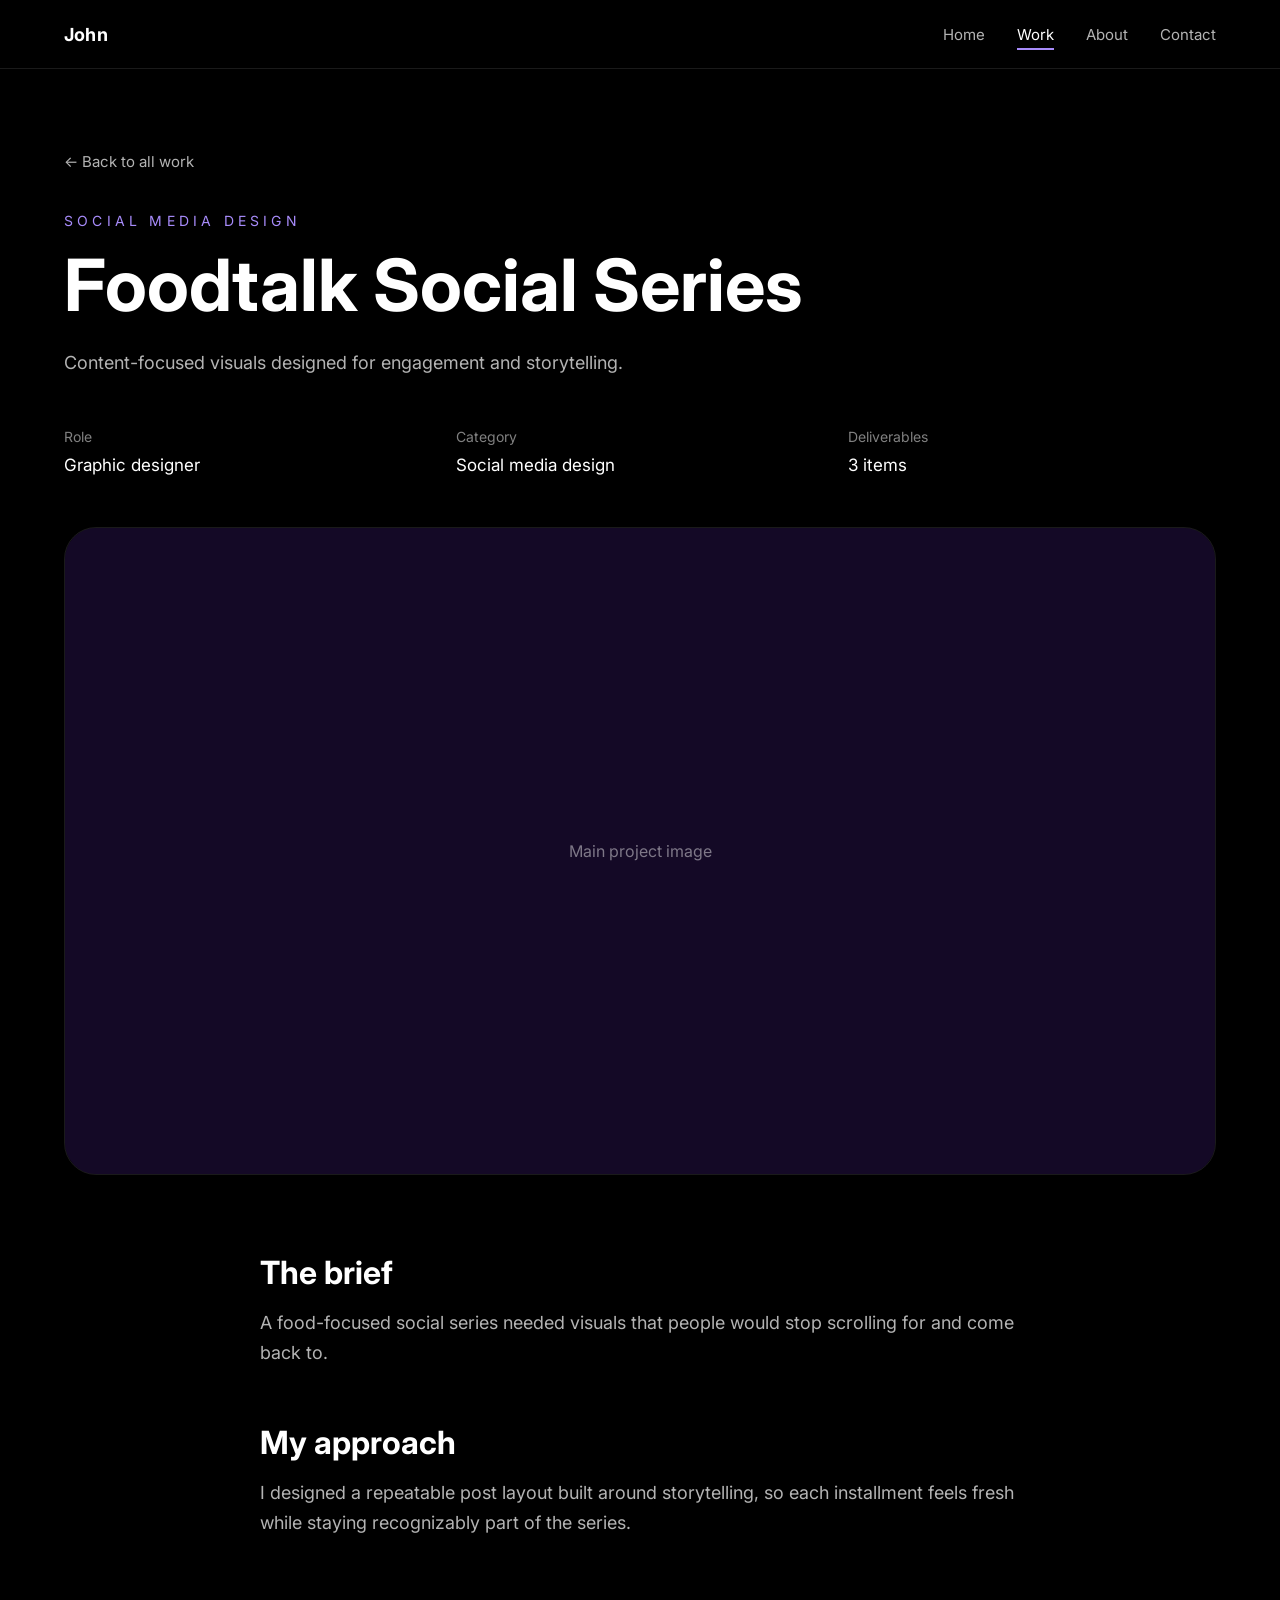
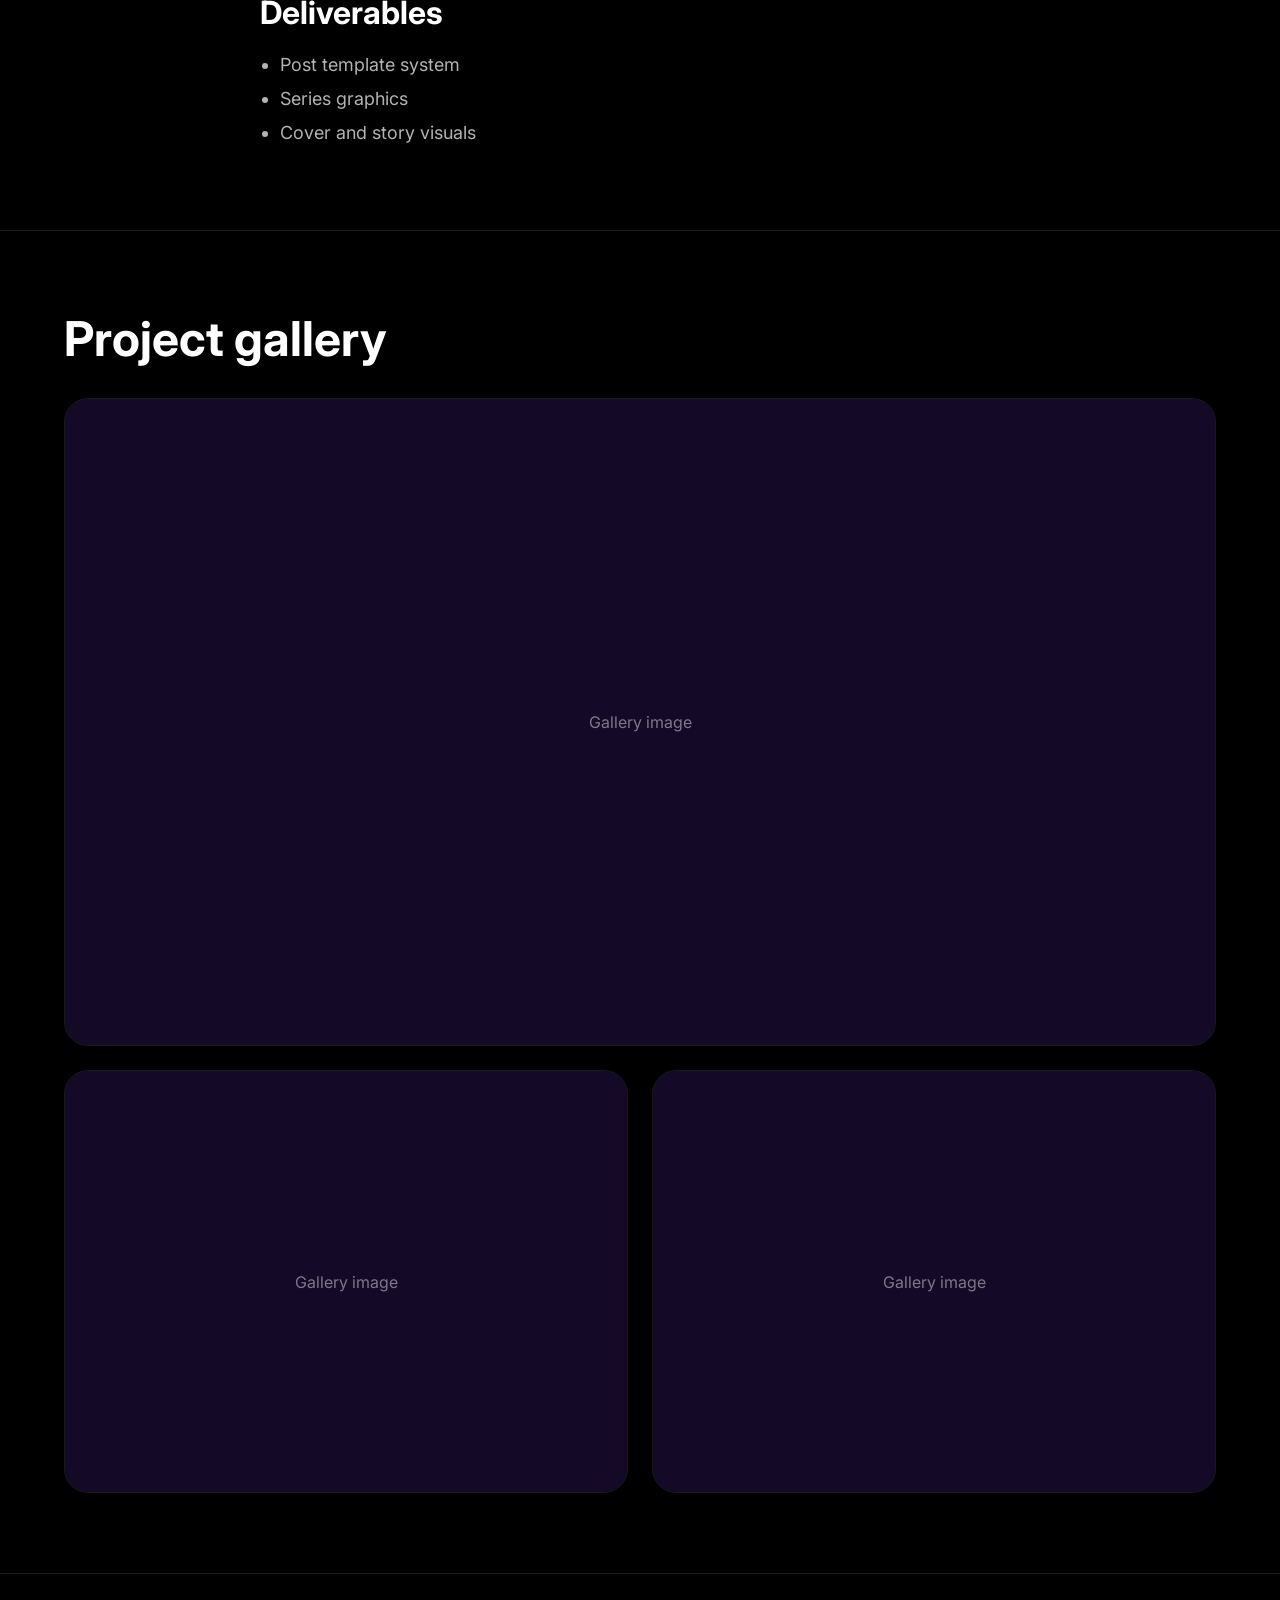
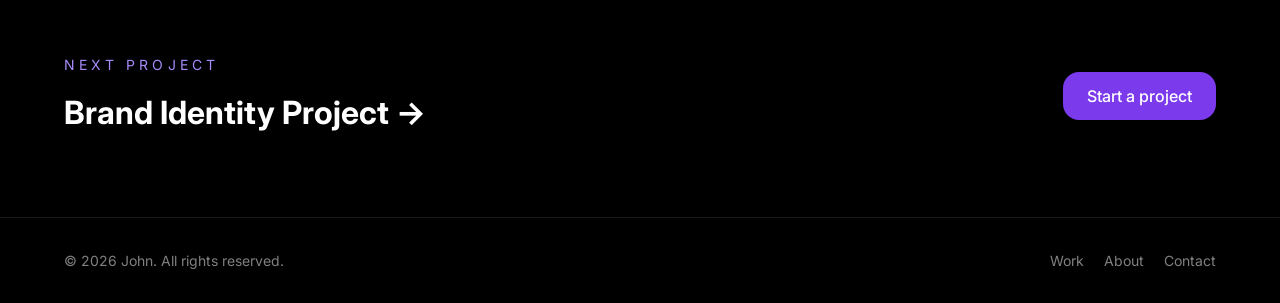
<file: case-study-foodtalk-social-series.html>
<!DOCTYPE html>
<html lang="en">
<head>
<meta charset="UTF-8">
<meta name="viewport" content="width=device-width, initial-scale=1.0">
<title>Foodtalk Social Series — John</title>
<meta name="description" content="Content-focused visuals designed for engagement and storytelling.">
<link rel="preconnect" href="https://fonts.googleapis.com">
<link rel="preconnect" href="https://fonts.gstatic.com" crossorigin>
<link href="https://fonts.googleapis.com/css2?family=Inter:wght@400;500;600;700&display=swap" rel="stylesheet">
<link rel="stylesheet" href="style.css">
</head>
<body>
<header class="site-header">
  <nav class="nav">
    <!-- EDIT: your name or studio name -->
    <a href="index.html" class="brand">John</a>
    <ul class="nav-links" id="navLinks">
      <li><a href="index.html">Home</a></li>
      <li><a href="work.html" aria-current="page">Work</a></li>
      <li><a href="about.html">About</a></li>
      <li><a href="contact.html">Contact</a></li>
    </ul>
    <button class="nav-toggle" id="navToggle" aria-label="Toggle menu" aria-expanded="false"><span></span><span></span><span></span></button>
  </nav>
</header>
<main>

<section style="border-bottom:none;padding-bottom:0;">
  <div class="inner">
    <a href="work.html" class="back">&larr; Back to all work</a>
    <p class="label">Social media design</p>
    <h1>Foodtalk Social Series</h1>
    <p class="lead" style="max-width:40rem;">Content-focused visuals designed for engagement and storytelling.</p>

    <!-- EDIT: add details like Client or Year by copying a <div><dt>…</dt><dd>…</dd></div> block -->
    <dl class="meta">
      <div><dt>Role</dt><dd>Graphic designer</dd></div>
      <div><dt>Category</dt><dd>Social media design</dd></div>
      <div><dt>Deliverables</dt><dd>3 items</dd></div>
    </dl>

    <div class="cs-hero media">
      <!-- EDIT: replace with <img src="images/foodtalk-social-series-main.jpg" alt="Foodtalk Social Series"> -->
      <div class="placeholder">Main project image</div>
    </div>
  </div>
</section>

<section>
  <div class="inner--narrow cs-body">
    <!-- EDIT: rewrite these sections in your own words -->
    <div>
      <h2>The brief</h2>
      <p class="lead">A food-focused social series needed visuals that people would stop scrolling for and come back to.</p>
    </div>
    <div>
      <h2>My approach</h2>
      <p class="lead">I designed a repeatable post layout built around storytelling, so each installment feels fresh while staying recognizably part of the series.</p>
    </div>
    <div>
      <h2>Deliverables</h2>
      <ul><li>Post template system</li><li>Series graphics</li><li>Cover and story visuals</li></ul>
    </div>
  </div>
</section>

<section>
  <div class="inner">
    <h2 style="margin-bottom:32px;">Project gallery</h2>
    <div class="gallery">
      <!-- EDIT: replace each placeholder with <img src="images/…" alt="…">; copy a block to add more -->
      <div class="media wide"><div class="placeholder">Gallery image</div></div>
      <div class="media"><div class="placeholder">Gallery image</div></div>
      <div class="media"><div class="placeholder">Gallery image</div></div>
    </div>
  </div>
</section>

<section class="last">
  <div class="inner next">
    <div>
      <p class="label">Next project</p>
      <a href="case-study-brand-identity-project.html" class="next-title">Brand Identity Project &rarr;</a>
    </div>
    <a href="contact.html" class="btn btn--solid">Start a project</a>
  </div>
</section>
</main>
<footer>
  <div class="footer-inner">
    <span>© 2026 John. All rights reserved.</span>
    <div class="footer-links">
      <a href="work.html">Work</a>
      <a href="about.html">About</a>
      <a href="contact.html">Contact</a>
    </div>
  </div>
</footer>
<script src="script.js"></script>
</body>
</html>
</file>
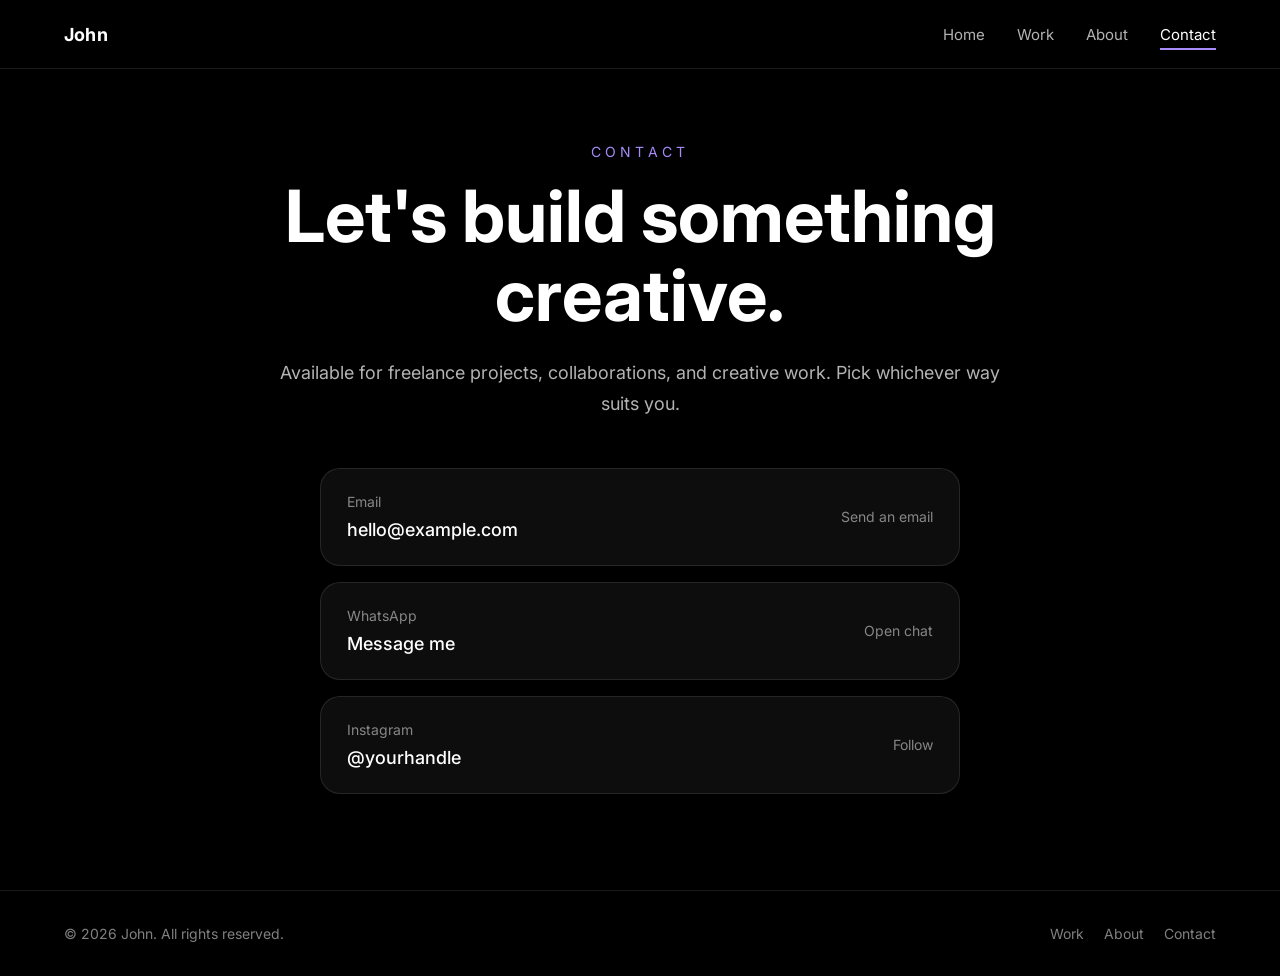
<file: contact.html>
<!DOCTYPE html>
<html lang="en">
<head>
<meta charset="UTF-8">
<meta name="viewport" content="width=device-width, initial-scale=1.0">
<title>Contact — John</title>
<meta name="description" content="Get in touch for freelance graphic design projects.">
<link rel="preconnect" href="https://fonts.googleapis.com">
<link rel="preconnect" href="https://fonts.gstatic.com" crossorigin>
<link href="https://fonts.googleapis.com/css2?family=Inter:wght@400;500;600;700&display=swap" rel="stylesheet">
<link rel="stylesheet" href="style.css">
</head>
<body>
<header class="site-header">
  <nav class="nav">
    <!-- EDIT: your name or studio name -->
    <a href="index.html" class="brand">John</a>
    <ul class="nav-links" id="navLinks">
      <li><a href="index.html">Home</a></li>
      <li><a href="work.html">Work</a></li>
      <li><a href="about.html">About</a></li>
      <li><a href="contact.html" aria-current="page">Contact</a></li>
    </ul>
    <button class="nav-toggle" id="navToggle" aria-label="Toggle menu" aria-expanded="false"><span></span><span></span><span></span></button>
  </nav>
</header>
<main>

<section class="last" style="padding-top:72px;padding-bottom:96px;">
  <div class="inner--narrow center">
    <p class="label">Contact</p>
    <h1>Let's build something creative.</h1>
    <p class="lead" style="margin-bottom:48px;">Available for freelance projects, collaborations, and creative work. Pick whichever way suits you.</p>

    <div class="contact-list">
      <!-- EDIT: replace each link with your real details -->
      <a class="contact-item" href="mailto:hello@example.com">
        <span><span class="k">Email</span><span class="v">hello@example.com</span></span>
        <span class="go">Send an email</span>
      </a>
      <!-- WhatsApp: use your number with country code, digits only (no + or spaces) -->
      <a class="contact-item" href="https://wa.me/10000000000" target="_blank" rel="noopener">
        <span><span class="k">WhatsApp</span><span class="v">Message me</span></span>
        <span class="go">Open chat</span>
      </a>
      <a class="contact-item" href="https://instagram.com/yourhandle" target="_blank" rel="noopener">
        <span><span class="k">Instagram</span><span class="v">@yourhandle</span></span>
        <span class="go">Follow</span>
      </a>
      <!-- To add another social link, copy one of the blocks above -->
    </div>
  </div>
</section>
</main>
<footer>
  <div class="footer-inner">
    <span>© 2026 John. All rights reserved.</span>
    <div class="footer-links">
      <a href="work.html">Work</a>
      <a href="about.html">About</a>
      <a href="contact.html">Contact</a>
    </div>
  </div>
</footer>
<script src="script.js"></script>
</body>
</html>
</file>
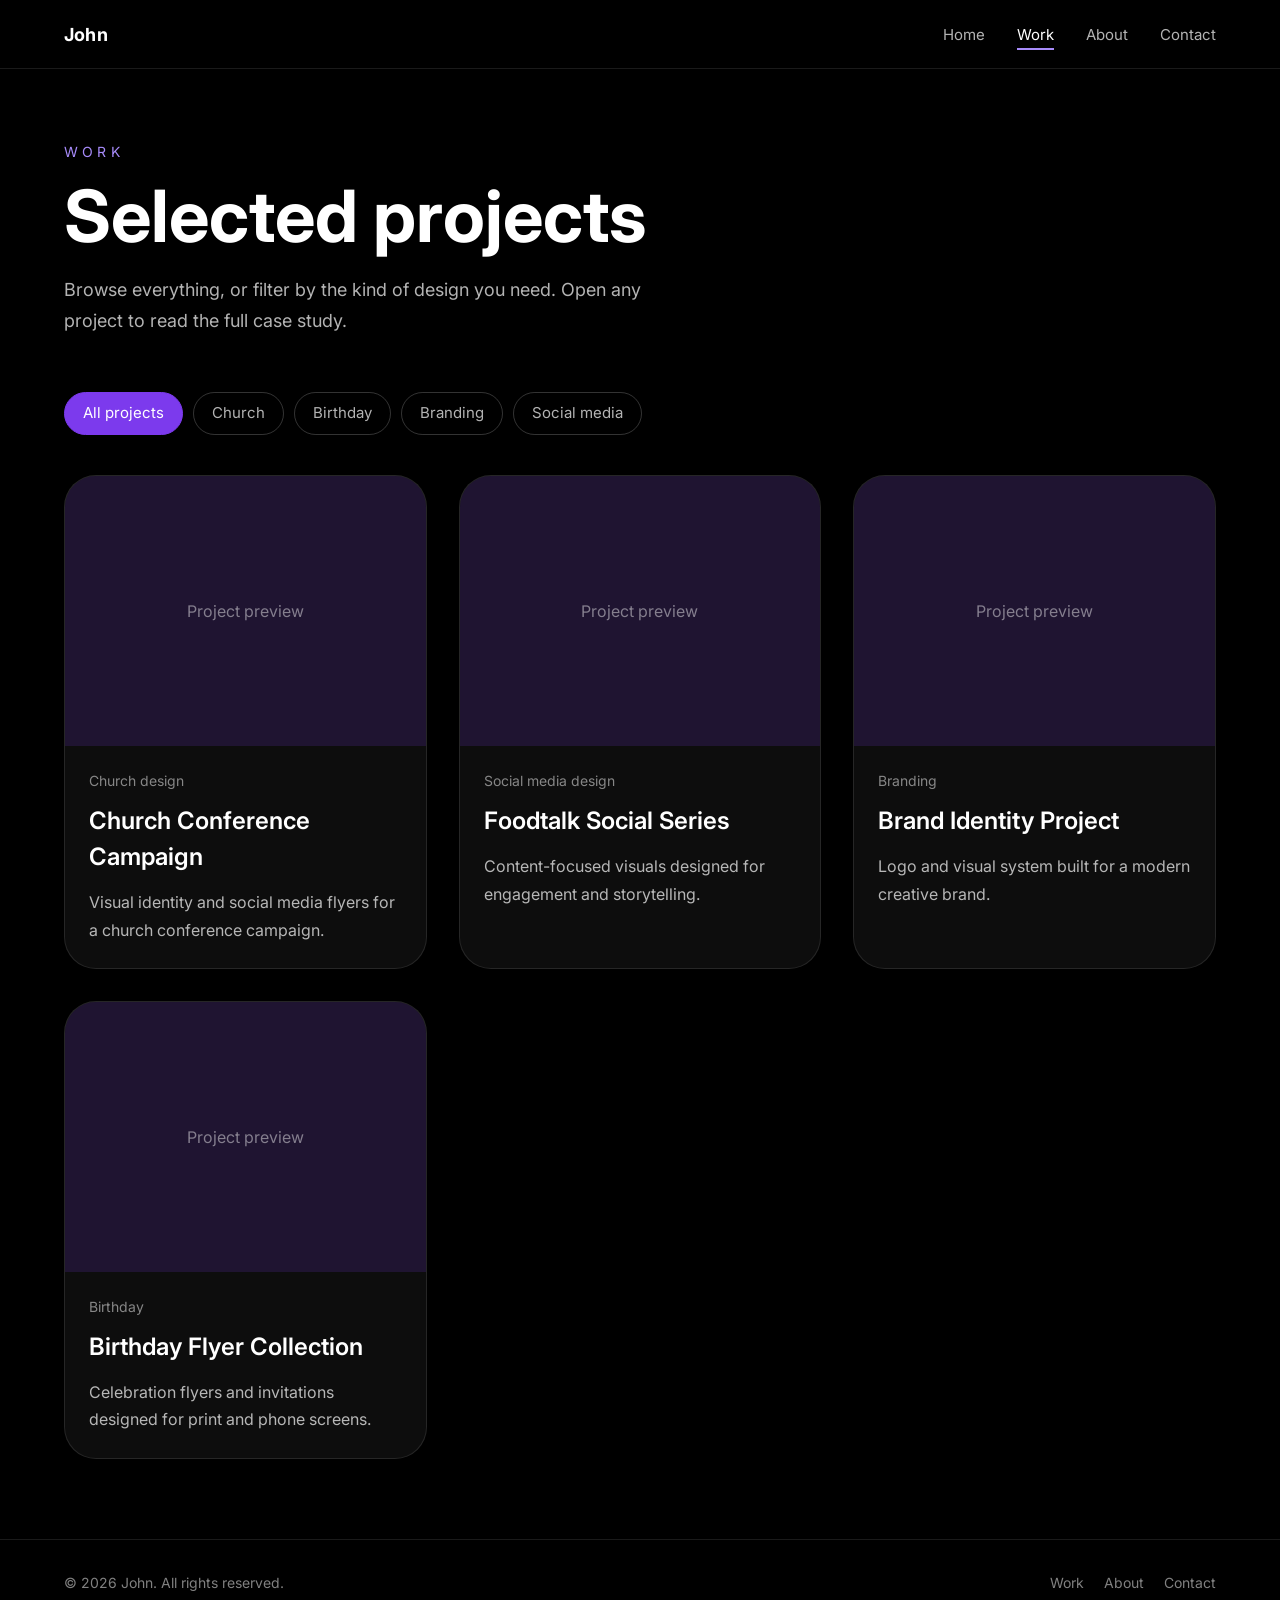
<file: work.html>
<!DOCTYPE html>
<html lang="en">
<head>
<meta charset="UTF-8">
<meta name="viewport" content="width=device-width, initial-scale=1.0">
<title>Work — John</title>
<meta name="description" content="Selected graphic design projects: church, birthday, branding, and social media design.">
<link rel="preconnect" href="https://fonts.googleapis.com">
<link rel="preconnect" href="https://fonts.gstatic.com" crossorigin>
<link href="https://fonts.googleapis.com/css2?family=Inter:wght@400;500;600;700&display=swap" rel="stylesheet">
<link rel="stylesheet" href="style.css">
</head>
<body>
<header class="site-header">
  <nav class="nav">
    <!-- EDIT: your name or studio name -->
    <a href="index.html" class="brand">John</a>
    <ul class="nav-links" id="navLinks">
      <li><a href="index.html">Home</a></li>
      <li><a href="work.html" aria-current="page">Work</a></li>
      <li><a href="about.html">About</a></li>
      <li><a href="contact.html">Contact</a></li>
    </ul>
    <button class="nav-toggle" id="navToggle" aria-label="Toggle menu" aria-expanded="false"><span></span><span></span><span></span></button>
  </nav>
</header>
<main>

<section class="page-head" style="border-bottom:none;padding-bottom:24px;">
  <div class="inner">
    <p class="label">Work</p>
    <h1>Selected projects</h1>
    <p class="lead">Browse everything, or filter by the kind of design you need. Open any project to read the full case study.</p>
  </div>
</section>

<section class="last" style="padding-top:32px;">
  <div class="inner">
    <!-- To add a category: add a new <button class="chip" data-filter="newname"> below,
         then give the matching project cards data-category="newname" -->
    <div class="filters" role="group" aria-label="Filter projects by category">
      <button class="chip is-active" data-filter="all" aria-pressed="true">All projects</button>
      <button class="chip" data-filter="church" aria-pressed="false">Church</button>
      <button class="chip" data-filter="birthday" aria-pressed="false">Birthday</button>
      <button class="chip" data-filter="branding" aria-pressed="false">Branding</button>
      <button class="chip" data-filter="social" aria-pressed="false">Social media</button>
    </div>
    <div class="grid-3">
      <!-- EDIT: project card — swap the placeholder for <img src="images/church-conference-campaign.jpg" alt="Church Conference Campaign"> -->
      <a class="project" href="case-study-church-conference-campaign.html" data-category="church">
        <div class="media"><div class="placeholder">Project preview</div></div>
        <div class="project-body">
          <p class="project-cat">Church design</p>
          <h3>Church Conference Campaign</h3>
          <p class="desc">Visual identity and social media flyers for a church conference campaign.</p>
        </div>
      </a>

      <!-- EDIT: project card — swap the placeholder for <img src="images/foodtalk-social-series.jpg" alt="Foodtalk Social Series"> -->
      <a class="project" href="case-study-foodtalk-social-series.html" data-category="social">
        <div class="media"><div class="placeholder">Project preview</div></div>
        <div class="project-body">
          <p class="project-cat">Social media design</p>
          <h3>Foodtalk Social Series</h3>
          <p class="desc">Content-focused visuals designed for engagement and storytelling.</p>
        </div>
      </a>

      <!-- EDIT: project card — swap the placeholder for <img src="images/brand-identity-project.jpg" alt="Brand Identity Project"> -->
      <a class="project" href="case-study-brand-identity-project.html" data-category="branding">
        <div class="media"><div class="placeholder">Project preview</div></div>
        <div class="project-body">
          <p class="project-cat">Branding</p>
          <h3>Brand Identity Project</h3>
          <p class="desc">Logo and visual system built for a modern creative brand.</p>
        </div>
      </a>

      <!-- EDIT: project card — swap the placeholder for <img src="images/birthday-flyer-collection.jpg" alt="Birthday Flyer Collection"> -->
      <a class="project" href="case-study-birthday-flyer-collection.html" data-category="birthday">
        <div class="media"><div class="placeholder">Project preview</div></div>
        <div class="project-body">
          <p class="project-cat">Birthday</p>
          <h3>Birthday Flyer Collection</h3>
          <p class="desc">Celebration flyers and invitations designed for print and phone screens.</p>
        </div>
      </a>
    </div>
    <p class="empty-note" id="emptyNote" hidden>No projects in this category yet. Check back soon.</p>
  </div>
</section>
</main>
<footer>
  <div class="footer-inner">
    <span>© 2026 John. All rights reserved.</span>
    <div class="footer-links">
      <a href="work.html">Work</a>
      <a href="about.html">About</a>
      <a href="contact.html">Contact</a>
    </div>
  </div>
</footer>
<script src="script.js"></script>
</body>
</html>
</file>
<file: style.css>
/* ============================================================
   SHARED STYLES — every page uses this one file.
   Change colors here once and the whole site updates.
   ============================================================ */
:root {
  --bg: #000000;
  --text: #ffffff;
  --text-soft: rgba(255,255,255,0.7);
  --text-faint: rgba(255,255,255,0.5);
  --line: rgba(255,255,255,0.1);
  --panel: rgba(255,255,255,0.05);
  --panel-strong: rgba(255,255,255,0.1);
  --purple: #7C3AED;        /* main purple: buttons, fills */
  --purple-hover: #8B5CF6;  /* lighter purple for hover */
  --purple-soft: #A78BFA;   /* light purple: text and borders on black */
}

::selection { background: var(--purple); color: #fff; }

* { box-sizing: border-box; }
html { scroll-behavior: smooth; }
@media (prefers-reduced-motion: reduce) {
  html { scroll-behavior: auto; }
  *, *::before, *::after { transition-duration: 0.01ms !important; }
}

body {
  margin: 0;
  background: var(--bg);
  color: var(--text);
  font-family: 'Inter', system-ui, sans-serif;
  line-height: 1.5;
  -webkit-font-smoothing: antialiased;
}

a { color: inherit; text-decoration: none; }
a:focus-visible, button:focus-visible { outline: 2px solid var(--purple-soft); outline-offset: 4px; }

h1, h2, h3 { margin: 0; }
h1 { font-size: clamp(2.6rem, 8vw, 4.5rem); font-weight: 700; line-height: 1.1; margin-bottom: 24px; }
h2 { font-size: clamp(2rem, 5vw, 3rem); font-weight: 700; line-height: 1.15; }
.lead { font-size: 18px; line-height: 1.7; color: var(--text-soft); margin: 0; }

.label {
  font-size: 14px;
  letter-spacing: 0.3em;
  text-transform: uppercase;
  color: var(--purple-soft);
  margin: 0 0 14px;
}

section { padding: 80px 24px; border-bottom: 1px solid var(--line); }
@media (min-width: 768px) { section { padding: 80px 64px; } }
.inner { max-width: 1152px; margin: 0 auto; }
.inner--narrow { max-width: 760px; margin: 0 auto; }
.center { text-align: center; }
.section-head { margin-bottom: 48px; display: flex; justify-content: space-between; align-items: flex-end; gap: 16px; flex-wrap: wrap; }

/* ---------- header / nav ---------- */
.site-header {
  position: sticky; top: 0; z-index: 50;
  background: rgba(0,0,0,0.85);
  backdrop-filter: blur(8px);
  border-bottom: 1px solid var(--line);
}
.nav {
  max-width: 1152px; margin: 0 auto;
  display: flex; align-items: center; justify-content: space-between;
  height: 68px; padding: 0 24px;
}
@media (min-width: 768px) { .nav { padding: 0 64px; max-width: 1280px; } }
.brand { font-weight: 700; font-size: 18px; letter-spacing: 0.01em; }
.nav-links { display: flex; gap: 32px; list-style: none; margin: 0; padding: 0; }
.nav-links a { font-size: 15px; color: var(--text-soft); padding-bottom: 4px; border-bottom: 2px solid transparent; transition: color 0.2s, border-color 0.2s; }
.nav-links a:hover { color: #fff; }
.nav-links a[aria-current="page"] { color: #fff; border-bottom-color: var(--purple-soft); }

.nav-toggle { display: none; background: none; border: none; cursor: pointer; padding: 8px; }
.nav-toggle span { display: block; width: 22px; height: 2px; background: #fff; margin: 5px 0; }

@media (max-width: 720px) {
  .nav-toggle { display: block; }
  .nav-links {
    position: absolute; top: 68px; left: 0; right: 0;
    background: #000; border-bottom: 1px solid var(--line);
    flex-direction: column; gap: 0;
    max-height: 0; overflow: hidden; transition: max-height 0.25s ease;
  }
  .nav-links.open { max-height: 300px; }
  .nav-links a { display: block; padding: 16px 24px; border-bottom: 1px solid var(--line); }
  .nav-links a[aria-current="page"] { border-bottom-color: var(--line); }
}

/* ---------- buttons ---------- */
.btn-row { display: flex; gap: 16px; flex-wrap: wrap; }
.btn {
  display: inline-block; padding: 12px 24px; border-radius: 16px; font-weight: 500;
  transition: transform 0.2s ease, background 0.2s ease;
}
.btn--solid { background: var(--purple); color: #fff; }
.btn--solid:hover { background: var(--purple-hover); transform: scale(1.05); }
.btn--line { border: 1px solid rgba(255,255,255,0.2); }
.btn--line:hover { border-color: var(--purple-soft); background: rgba(124,58,237,0.15); }
.text-link { color: var(--text-soft); border-bottom: 1px solid var(--line); padding-bottom: 2px; }
.text-link:hover { color: var(--purple-soft); border-bottom-color: var(--purple-soft); }

/* ---------- image slots ---------- */
.placeholder {
  width: 100%; height: 100%;
  display: flex; align-items: center; justify-content: center;
  background: rgba(124,58,237,0.16); color: rgba(255,255,255,0.45);
  font-size: 16px; text-align: center; padding: 16px;
}
.media img { width: 100%; height: 100%; object-fit: cover; display: block; }

/* ---------- hero ---------- */
.hero-grid { display: grid; gap: 48px; align-items: center; }
@media (min-width: 768px) { .hero-grid { grid-template-columns: 1fr 1fr; } }
.hero .lead { max-width: 36rem; margin-bottom: 32px; }
.hero-media {
  aspect-ratio: 4 / 5; border-radius: 32px; border: 1px solid var(--line);
  overflow: hidden; box-shadow: 0 25px 50px rgba(0,0,0,0.6);
}

/* ---------- project cards ---------- */
.grid-3 { display: grid; gap: 32px; }
@media (min-width: 700px) { .grid-3 { grid-template-columns: repeat(2, 1fr); } }
@media (min-width: 1000px) { .grid-3 { grid-template-columns: repeat(3, 1fr); } }
.project {
  display: block;
  background: var(--panel); border: 1px solid var(--line);
  border-radius: 32px; overflow: hidden;
  transition: transform 0.3s ease, border-color 0.3s ease;
}
.project:hover { transform: translateY(-8px); border-color: var(--purple-soft); }
.project[hidden] { display: none; }
.project .media { aspect-ratio: 4 / 3; }
.project-body { padding: 24px; }
.project-cat { font-size: 14px; color: var(--text-faint); margin: 0 0 12px; }
.project h3 { font-size: 24px; font-weight: 600; margin-bottom: 14px; }
.project .desc { margin: 0; color: var(--text-soft); line-height: 1.7; }

/* ---------- services ---------- */
.grid-services { display: grid; gap: 24px; }
@media (min-width: 768px) { .grid-services { grid-template-columns: repeat(3, 1fr); } }
.service {
  background: var(--panel); border: 1px solid var(--line);
  border-radius: 16px; padding: 24px; font-size: 18px; transition: background 0.2s ease;
}
.service:hover { background: rgba(124,58,237,0.15); border-color: var(--purple-soft); }

/* ---------- work page: filters ---------- */
.filters { display: flex; gap: 10px; flex-wrap: wrap; margin-bottom: 40px; }
.chip {
  font: inherit; font-size: 15px; color: var(--text-soft);
  background: transparent; border: 1px solid rgba(255,255,255,0.2);
  padding: 9px 18px; border-radius: 999px; cursor: pointer;
  transition: background 0.2s, color 0.2s, border-color 0.2s;
}
.chip:hover { border-color: var(--purple-soft); color: #fff; }
.chip.is-active { background: var(--purple); color: #fff; border-color: var(--purple); }
.empty-note { color: var(--text-faint); margin-top: 8px; }

/* ---------- page header (inner pages) ---------- */
.page-head { padding-top: 72px; padding-bottom: 56px; }
.page-head h1 { margin-bottom: 20px; }
.page-head .lead { max-width: 40rem; }

/* ---------- about ---------- */
.about-grid { display: grid; gap: 48px; align-items: start; }
@media (min-width: 800px) { .about-grid { grid-template-columns: 5fr 7fr; } }
.portrait { aspect-ratio: 4 / 5; border-radius: 32px; overflow: hidden; border: 1px solid var(--line); }
.prose p { color: var(--text-soft); font-size: 18px; line-height: 1.75; margin: 0 0 20px; max-width: 62ch; }
.principles { display: grid; gap: 24px; }
@media (min-width: 768px) { .principles { grid-template-columns: repeat(3, 1fr); } }
.principle { background: var(--panel); border: 1px solid var(--line); border-radius: 24px; padding: 28px; }
.principle h3 { font-size: 20px; font-weight: 600; margin-bottom: 10px; }
.principle p { margin: 0; color: var(--text-soft); line-height: 1.7; }
.skill-groups { display: grid; gap: 32px; }
@media (min-width: 768px) { .skill-groups { grid-template-columns: 1fr 1fr; } }
.skill-groups h3 { font-size: 18px; font-weight: 600; margin-bottom: 16px; }
.tags { display: flex; gap: 10px; flex-wrap: wrap; }
.tag { border: 1px solid rgba(167,139,250,0.45); border-radius: 999px; padding: 8px 16px; font-size: 15px; color: var(--text-soft); }

/* ---------- contact ---------- */
.contact-list { display: grid; gap: 16px; max-width: 640px; margin: 0 auto; }
.contact-item {
  display: flex; justify-content: space-between; align-items: center; gap: 16px;
  background: var(--panel); border: 1px solid var(--line); border-radius: 20px;
  padding: 22px 26px; transition: background 0.2s ease, border-color 0.2s ease; text-align: left;
}
.contact-item:hover { background: rgba(124,58,237,0.15); border-color: var(--purple-soft); }
.contact-item .k { font-size: 14px; color: var(--text-faint); display: block; margin-bottom: 4px; }
.contact-item .v { font-size: 18px; font-weight: 500; word-break: break-word; }
.contact-item .go { color: var(--text-faint); font-size: 14px; flex-shrink: 0; }

/* ---------- case study ---------- */
.back { display: inline-block; margin-bottom: 36px; color: var(--text-soft); font-size: 15px; }
.back:hover { color: #fff; }
.cs-hero { aspect-ratio: 16 / 9; border-radius: 32px; overflow: hidden; border: 1px solid var(--line); margin-top: 48px; }
.meta { display: grid; gap: 24px; margin-top: 48px; }
@media (min-width: 700px) { .meta { grid-template-columns: repeat(3, 1fr); } }
.meta dt { font-size: 14px; color: var(--text-faint); margin-bottom: 6px; }
.meta dd { margin: 0; font-size: 17px; }
.cs-body { display: grid; gap: 56px; }
.cs-body h2 { font-size: clamp(1.5rem, 3vw, 2rem); margin-bottom: 16px; }
.cs-body ul { margin: 0; padding-left: 20px; color: var(--text-soft); font-size: 18px; line-height: 1.9; }
.gallery { display: grid; gap: 24px; }
@media (min-width: 700px) { .gallery { grid-template-columns: 1fr 1fr; } .gallery .wide { grid-column: 1 / -1; } }
.gallery .media { aspect-ratio: 4 / 3; border-radius: 24px; overflow: hidden; border: 1px solid var(--line); }
.gallery .wide.media { aspect-ratio: 16 / 9; }
.next { display: flex; justify-content: space-between; align-items: center; gap: 16px; flex-wrap: wrap; }
.next .next-title { font-size: clamp(1.5rem, 3vw, 2rem); font-weight: 700; }

/* ---------- CTA + footer ---------- */
.cta { background: var(--purple); border-bottom: none; }
.cta .label { color: rgba(255,255,255,0.8); }
.cta h2 { margin-bottom: 20px; }
.cta .lead { margin-bottom: 36px; color: rgba(255,255,255,0.92); }
.cta .btn-row { justify-content: center; }
.cta .btn--solid { background: #fff; color: #000; }
.cta .btn--solid:hover { background: #f1e9ff; }
.cta .btn--line { border-color: rgba(255,255,255,0.7); }
.cta .btn--line:hover { background: rgba(255,255,255,0.15); border-color: #fff; }
.last { border-bottom: none; }
footer { border-top: 1px solid var(--line); padding: 32px 24px; }
.footer-inner {
  max-width: 1152px; margin: 0 auto;
  display: flex; justify-content: space-between; gap: 16px; flex-wrap: wrap;
  font-size: 14px; color: var(--text-faint);
}
.footer-inner a:hover { color: var(--purple-soft); }
.footer-links { display: flex; gap: 20px; }
</file>
